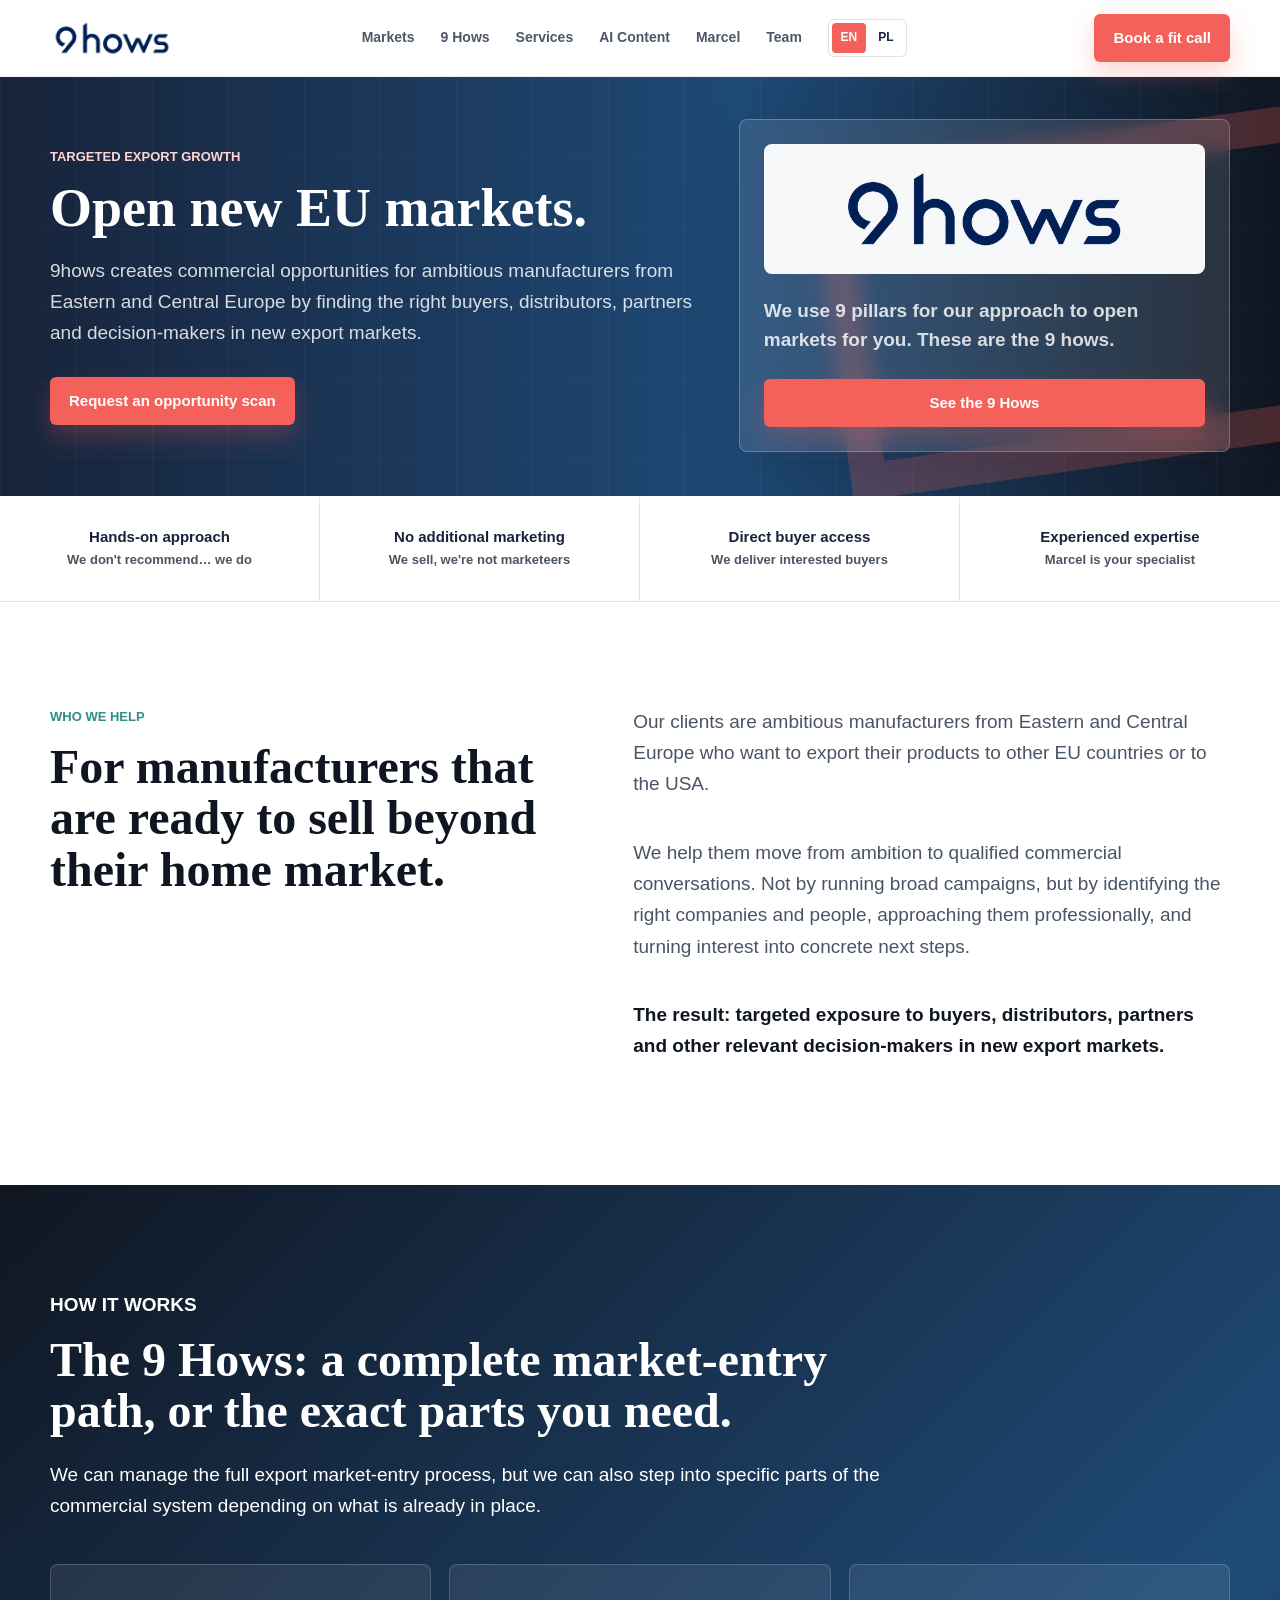
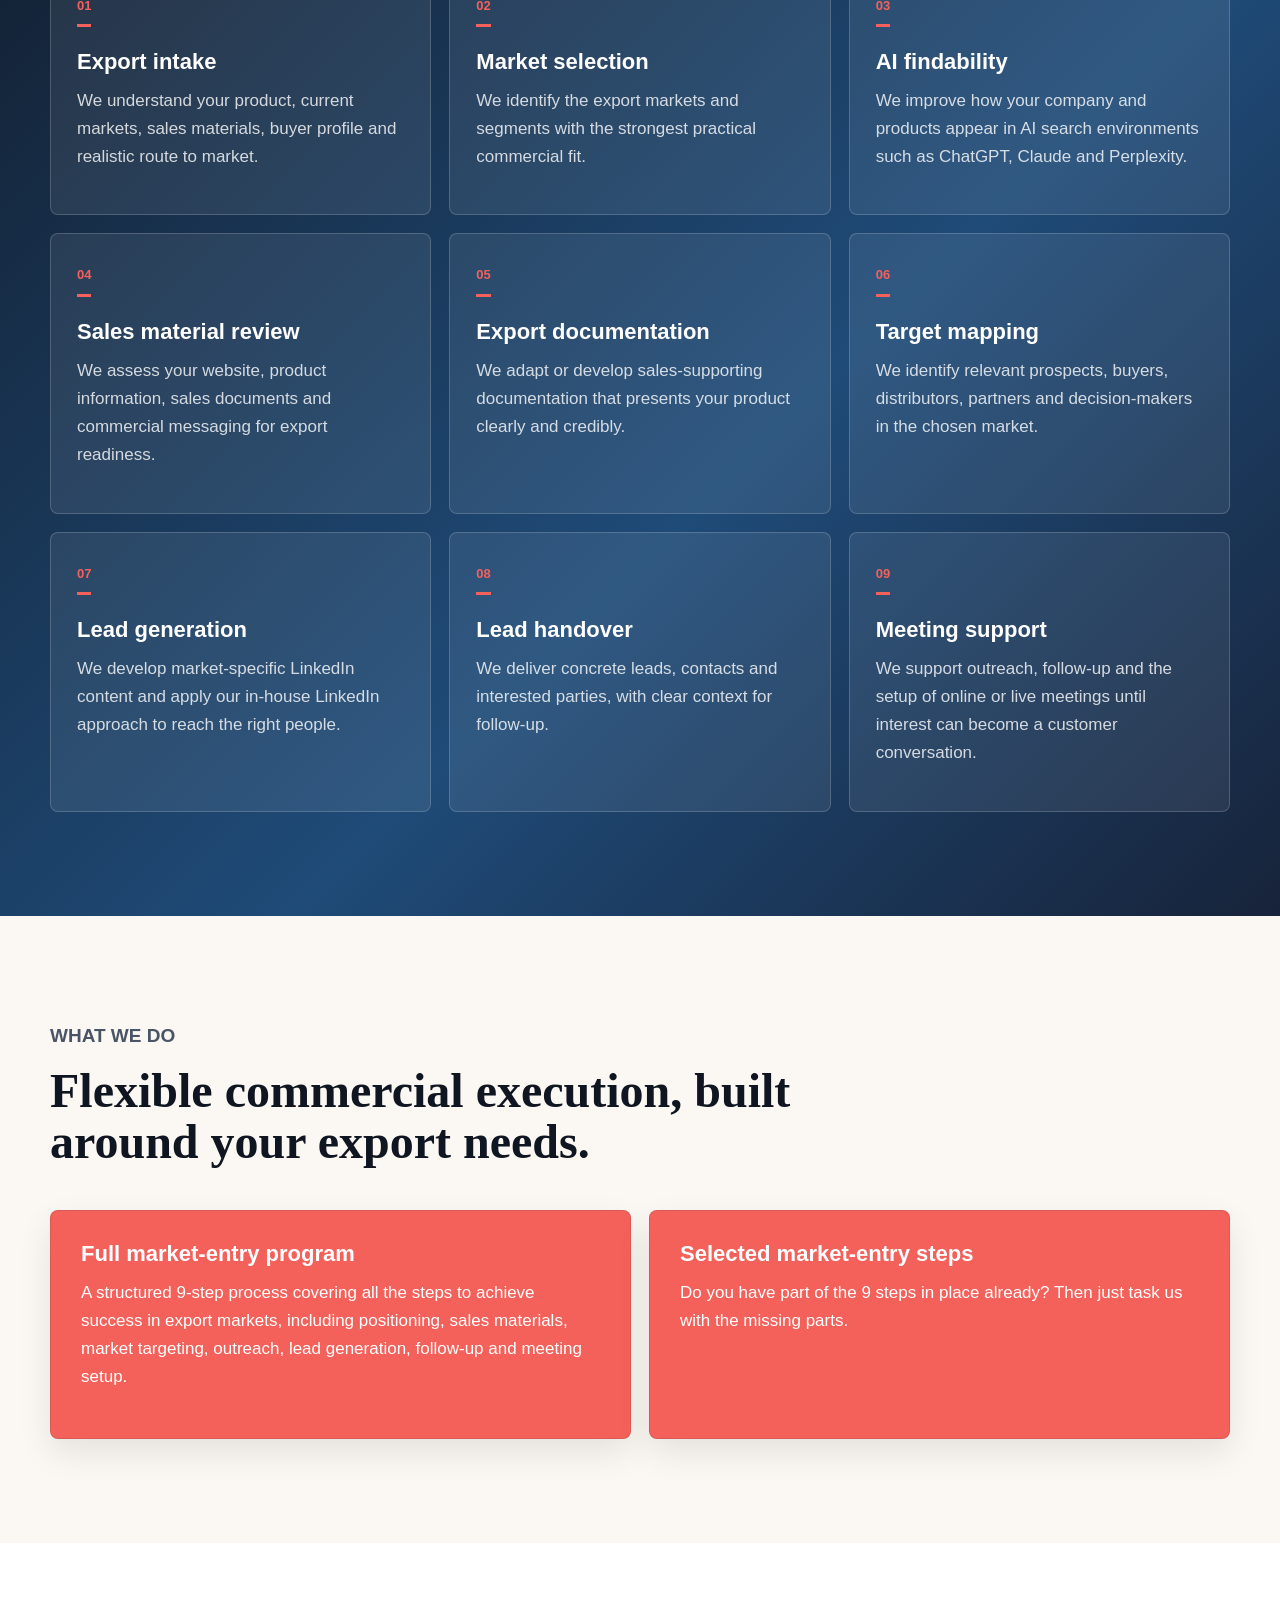
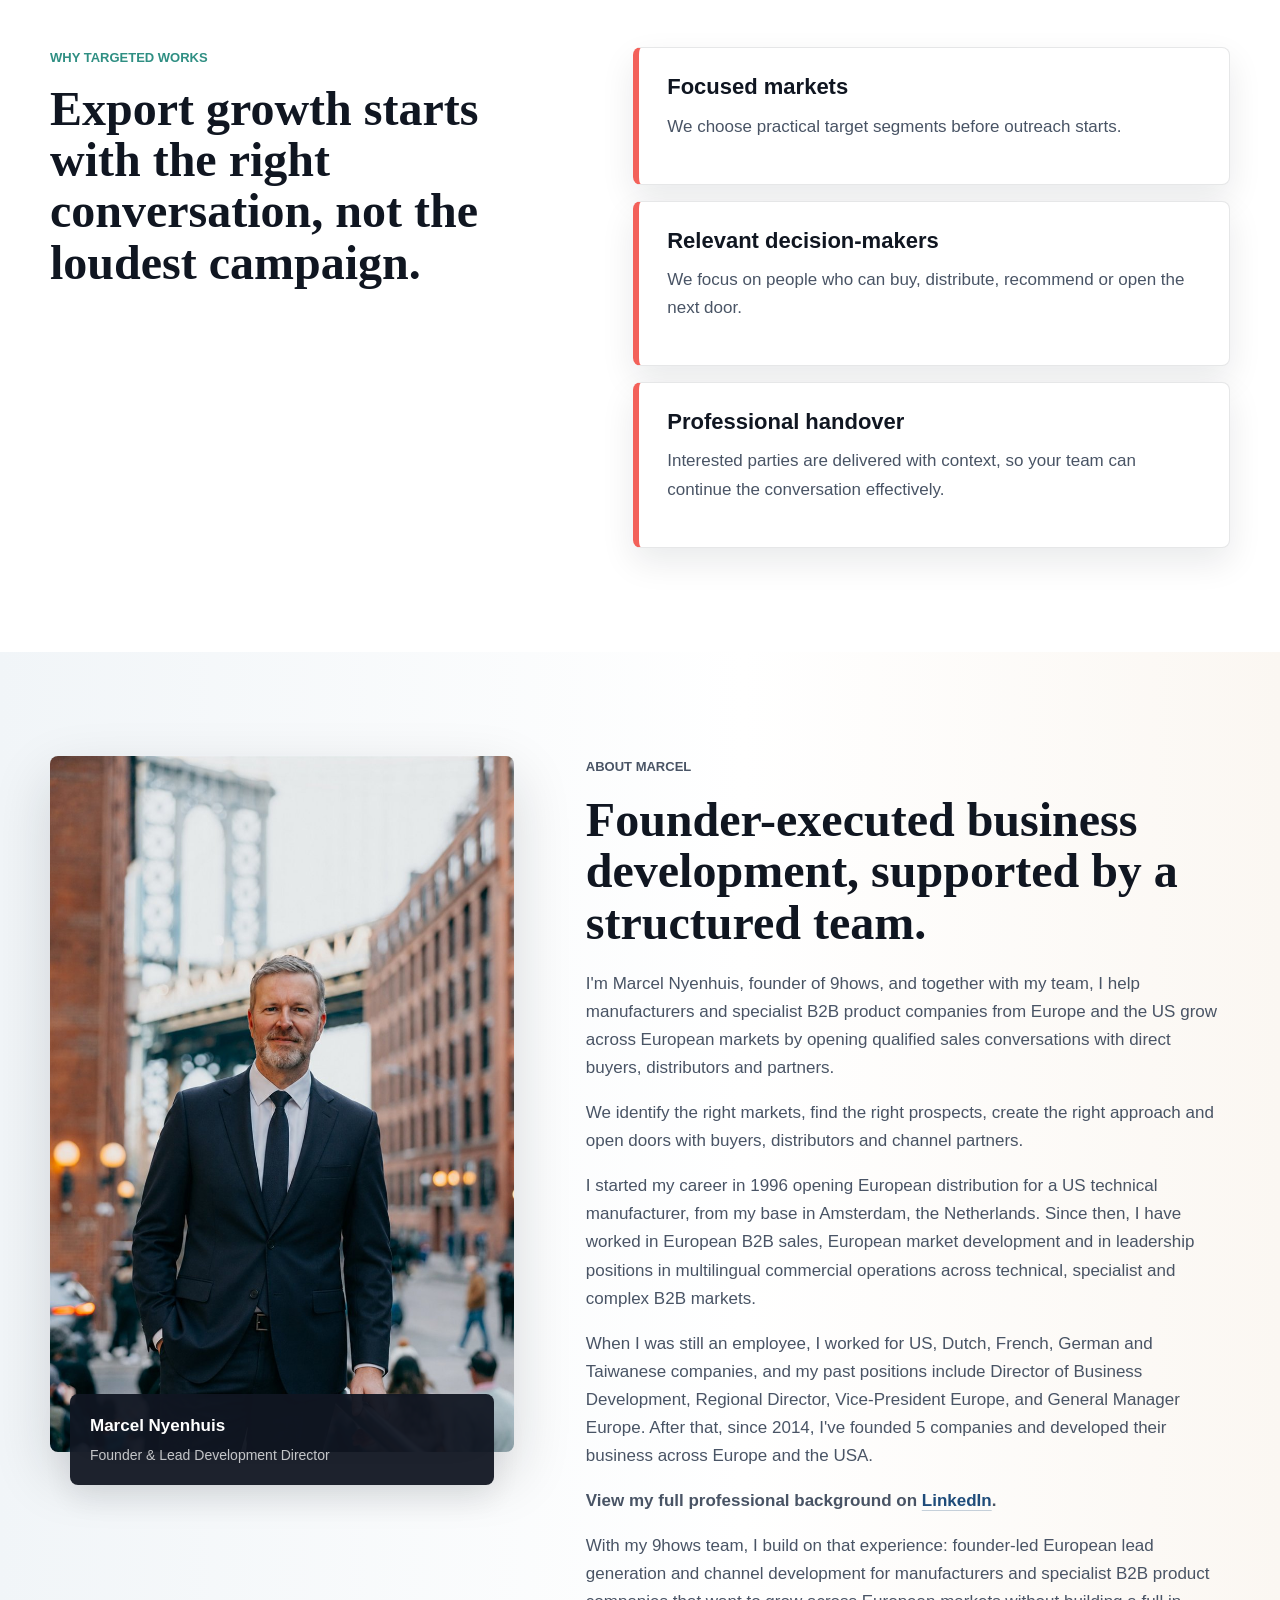
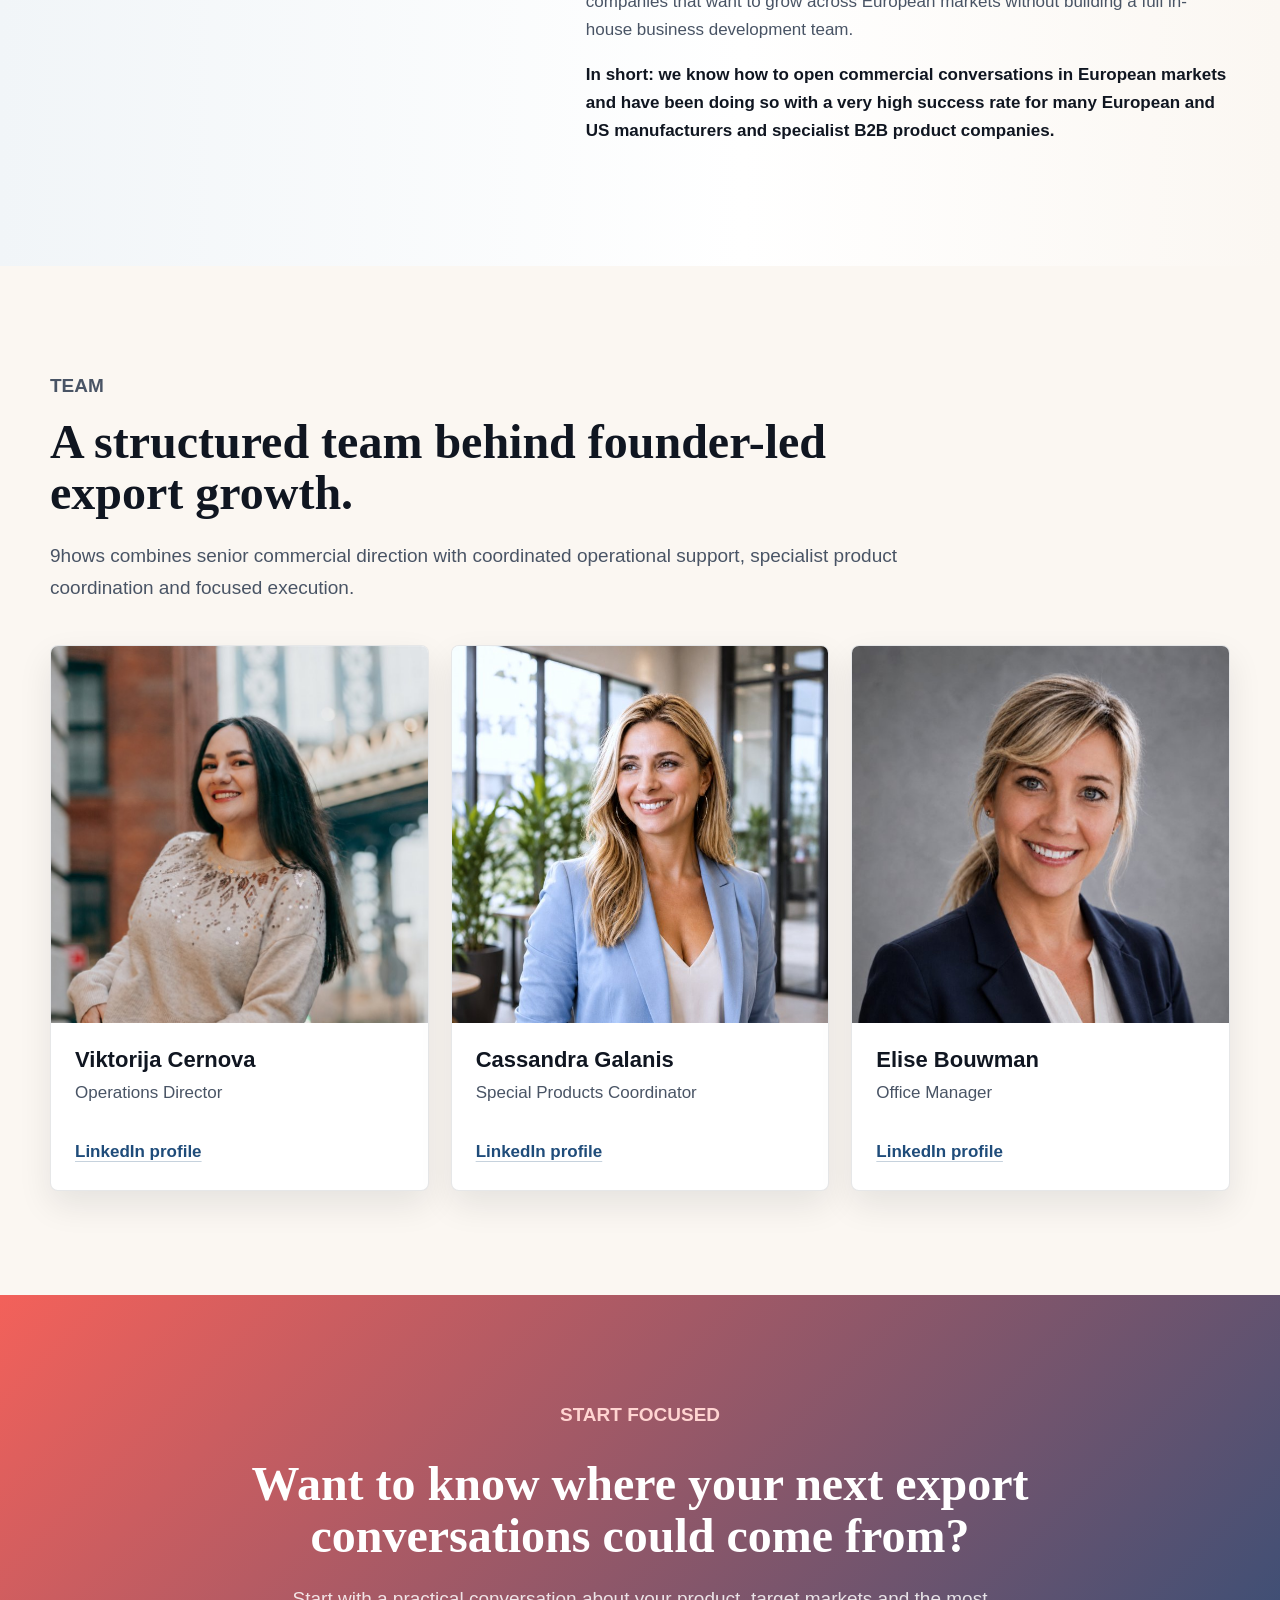
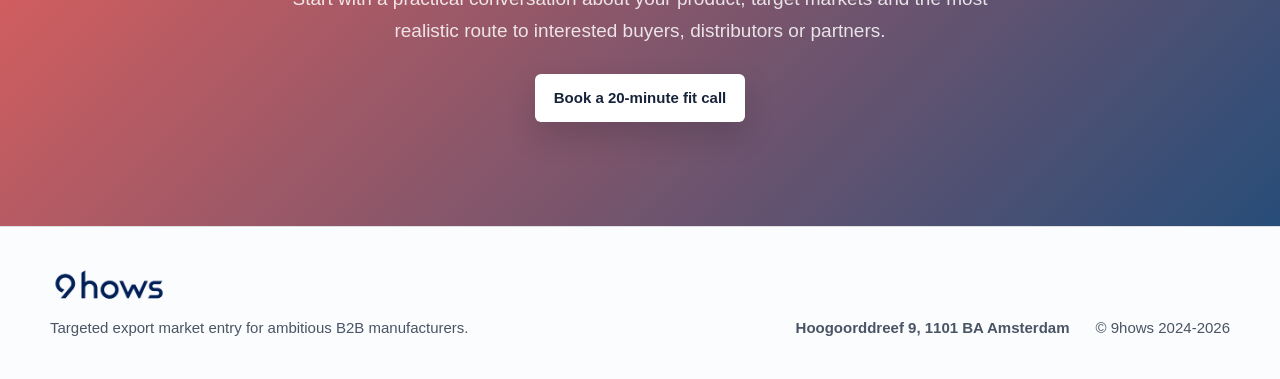
<file: index.html>
<!doctype html>
<html lang="en">
  <head>
    <meta charset="utf-8">
    <meta name="viewport" content="width=device-width, initial-scale=1">
    <title>9hows | Export Market Entry for B2B Manufacturers</title>
    <meta name="description" content="Targeted export market entry for ambitious manufacturers from Eastern and Central Europe entering EU and USA markets.">
    <link rel="canonical" href="https://www.9hows.nl/">
    <link rel="alternate" hreflang="en" href="https://www.9hows.nl/">
    <link rel="alternate" hreflang="pl" href="https://www.9hows.nl/pl/">
    <link rel="alternate" hreflang="x-default" href="https://www.9hows.nl/">
    <link rel="icon" type="image/png" href="assets/favicon.png">
    <link rel="apple-touch-icon" href="assets/favicon.png">
    <link rel="stylesheet" href="styles.css">
    <script async src="https://www.googletagmanager.com/gtag/js?id=G-Q279GV0HK6"></script>
    <script>
      window.dataLayer = window.dataLayer || [];
      function gtag(){dataLayer.push(arguments);}
      gtag("js", new Date());
      gtag("config", "G-Q279GV0HK6");
    </script>
  </head>
  <body>
    <header class="site-header" id="top">
      <a class="brand" href="#top" aria-label="9hows home">
        <img src="assets/logo-9hows.png" alt="9hows">
      </a>
      <nav class="nav" aria-label="Main navigation">
        <a class="nav-link" href="#markets">Markets</a>
        <a class="nav-link" href="#method">9 Hows</a>
        <a class="nav-link" href="#services">Services</a>
        <a class="nav-link" href="/ai-discoverable-content/">AI Content</a>
        <a class="nav-link" href="#founder">Marcel</a>
        <a class="nav-link" href="#team">Team</a>
        <span class="language-switcher" aria-label="Language selection">
          <a class="active" href="/" aria-current="page">EN</a>
          <a href="/pl/">PL</a>
        </span>
      </nav>
      <a class="header-cta" href="mailto:hello@9hows.com?subject=Export%20market%20entry%20call">Book a fit call</a>
    </header>

    <main>
      <section class="hero">
        <div class="hero-copy">
          <p class="eyebrow">Targeted export growth</p>
          <h1>Open new EU markets.</h1>
          <p class="lead">
            9hows creates commercial opportunities for ambitious manufacturers from Eastern and Central Europe by finding the right buyers, distributors, partners and decision-makers in new export markets.
          </p>
          <div class="actions">
            <a class="button primary" href="mailto:hello@9hows.com?subject=Export%20opportunity%20scan">Request an opportunity scan</a>
          </div>
        </div>

        <div class="hero-board" aria-label="9hows export focus">
          <div class="board-logo">
            <img src="assets/logo-9hows.png" alt="9hows">
          </div>
          <p class="board-intro">We use 9 pillars for our approach to open markets for you. These are the 9 hows.</p>
          <a class="button primary board-button" href="#method">See the 9 Hows</a>
        </div>
      </section>

      <section class="proof-strip" aria-label="9hows focus areas">
        <span>
          <strong>Hands-on approach</strong>
          <small>We don't recommend&hellip; we do</small>
        </span>
        <span>
          <strong>No additional marketing</strong>
          <small>We sell, we're not marketeers</small>
        </span>
        <span>
          <strong>Direct buyer access</strong>
          <small>We deliver interested buyers</small>
        </span>
        <span>
          <strong>Experienced expertise</strong>
          <small>Marcel is your specialist</small>
        </span>
      </section>

      <section class="section split" id="markets">
        <div class="section-kicker">
          <p class="eyebrow">Who we help</p>
          <h2>For manufacturers that are ready to sell beyond their home market.</h2>
        </div>
        <div class="text-stack">
          <p>
            Our clients are ambitious manufacturers from Eastern and Central Europe who want to export their products to other EU countries or to the USA.
          </p>
          <p>
            We help them move from ambition to qualified commercial conversations. Not by running broad campaigns, but by identifying the right companies and people, approaching them professionally, and turning interest into concrete next steps.
          </p>
          <p class="strong-line">
            The result: targeted exposure to buyers, distributors, partners and other relevant decision-makers in new export markets.
          </p>
        </div>
      </section>

      <section class="section dark-band" id="method">
        <div class="section-heading">
          <p class="eyebrow">How it works</p>
          <h2>The 9 Hows: a complete market-entry path, or the exact parts you need.</h2>
          <p>
            We can manage the full export market-entry process, but we can also step into specific parts of the commercial system depending on what is already in place.
          </p>
        </div>
        <div class="steps">
          <article class="step">
            <span>01</span>
            <h3>Export intake</h3>
            <p>We understand your product, current markets, sales materials, buyer profile and realistic route to market.</p>
          </article>
          <article class="step">
            <span>02</span>
            <h3>Market selection</h3>
            <p>We identify the export markets and segments with the strongest practical commercial fit.</p>
          </article>
          <a class="step step-link" href="/ai-discoverable-content/" aria-label="Learn more about AI-discoverable content">
            <span>03</span>
            <h3>AI findability</h3>
            <p>We improve how your company and products appear in AI search environments such as ChatGPT, Claude and Perplexity.</p>
          </a>
          <article class="step">
            <span>04</span>
            <h3>Sales material review</h3>
            <p>We assess your website, product information, sales documents and commercial messaging for export readiness.</p>
          </article>
          <article class="step">
            <span>05</span>
            <h3>Export documentation</h3>
            <p>We adapt or develop sales-supporting documentation that presents your product clearly and credibly.</p>
          </article>
          <article class="step">
            <span>06</span>
            <h3>Target mapping</h3>
            <p>We identify relevant prospects, buyers, distributors, partners and decision-makers in the chosen market.</p>
          </article>
          <article class="step">
            <span>07</span>
            <h3>Lead generation</h3>
            <p>We develop market-specific LinkedIn content and apply our in-house LinkedIn approach to reach the right people.</p>
          </article>
          <article class="step">
            <span>08</span>
            <h3>Lead handover</h3>
            <p>We deliver concrete leads, contacts and interested parties, with clear context for follow-up.</p>
          </article>
          <article class="step">
            <span>09</span>
            <h3>Meeting support</h3>
            <p>We support outreach, follow-up and the setup of online or live meetings until interest can become a customer conversation.</p>
          </article>
        </div>
      </section>

      <section class="section services-band" id="services">
        <div class="section-heading">
          <p class="eyebrow">What we do</p>
          <h2>Flexible commercial execution, built around your export needs.</h2>
        </div>
        <div class="service-grid">
          <article class="service primary-service">
            <h3>Full market-entry program</h3>
            <p>
              A structured 9-step process covering all the steps to achieve success in export markets, including positioning, sales materials, market targeting, outreach, lead generation, follow-up and meeting setup.
            </p>
          </article>
          <article class="service primary-service">
            <h3>Selected market-entry steps</h3>
            <p>Do you have part of the 9 steps in place already? Then just task us with the missing parts.</p>
          </article>
        </div>
      </section>

      <section class="section split accent-panel">
        <div class="section-kicker">
          <p class="eyebrow">Why targeted works</p>
          <h2>Export growth starts with the right conversation, not the loudest campaign.</h2>
        </div>
        <div class="reason-list">
          <article>
            <h3>Focused markets</h3>
            <p>We choose practical target segments before outreach starts.</p>
          </article>
          <article>
            <h3>Relevant decision-makers</h3>
            <p>We focus on people who can buy, distribute, recommend or open the next door.</p>
          </article>
          <article>
            <h3>Professional handover</h3>
            <p>Interested parties are delivered with context, so your team can continue the conversation effectively.</p>
          </article>
        </div>
      </section>

      <section class="section founder-section" id="founder">
        <div class="founder-photo">
          <img src="assets/founder-marcel.jpg" alt="Marcel Nyenhuis, founder of 9hows">
          <div class="caption">
            <strong>Marcel Nyenhuis</strong>
            <span>Founder & Lead Development Director</span>
          </div>
        </div>
        <div class="founder-copy">
          <p class="eyebrow">About Marcel</p>
          <h2>Founder-executed business development, supported by a structured team.</h2>
          <p>
            I'm Marcel Nyenhuis, founder of 9hows, and together with my team, I help manufacturers and specialist B2B product companies from Europe and the US grow across European markets by opening qualified sales conversations with direct buyers, distributors and partners.
          </p>
          <p>
            We identify the right markets, find the right prospects, create the right approach and open doors with buyers, distributors and channel partners.
          </p>
          <p>
            I started my career in 1996 opening European distribution for a US technical manufacturer, from my base in Amsterdam, the Netherlands. Since then, I have worked in European B2B sales, European market development and in leadership positions in multilingual commercial operations across technical, specialist and complex B2B markets.
          </p>
          <p>
            When I was still an employee, I worked for US, Dutch, French, German and Taiwanese companies, and my past positions include Director of Business Development, Regional Director, Vice-President Europe, and General Manager Europe. After that, since 2014, I've founded 5 companies and developed their business across Europe and the USA.
          </p>
          <p>
            <strong>View my full professional background on <a href="https://www.linkedin.com/in/marcel-nyenhuis-rwa" target="_blank" rel="noreferrer">LinkedIn</a>.</strong>
          </p>
          <p>
            With my 9hows team, I build on that experience: founder-led European lead generation and channel development for manufacturers and specialist B2B product companies that want to grow across European markets without building a full in-house business development team.
          </p>
          <p class="strong-line">
            In short: we know how to open commercial conversations in European markets and have been doing so with a very high success rate for many European and US manufacturers and specialist B2B product companies.
          </p>
        </div>
      </section>

      <section class="section team-section" id="team">
        <div class="section-heading">
          <p class="eyebrow">Team</p>
          <h2>A structured team behind founder-led export growth.</h2>
          <p>
            9hows combines senior commercial direction with coordinated operational support, specialist product coordination and focused execution.
          </p>
        </div>
        <div class="team-grid">
          <article class="team-card">
            <img src="assets/team-viktorija.jpg" alt="Viktorija Cernova">
            <div>
              <h3>Viktorija Cernova</h3>
              <p>Operations Director</p>
              <a href="https://www.linkedin.com/in/viktorija-cernova-005199187/" target="_blank" rel="noreferrer">LinkedIn profile</a>
            </div>
          </article>
          <article class="team-card">
            <img src="assets/team-cassandra.jpg" alt="Cassandra Galanis">
            <div>
              <h3>Cassandra Galanis</h3>
              <p>Special Products Coordinator</p>
              <a href="https://www.linkedin.com/in/cassandra-galanis-ams/" target="_blank" rel="noreferrer">LinkedIn profile</a>
            </div>
          </article>
          <article class="team-card">
            <img src="assets/team-elise.jpg" alt="Elise Bouwman">
            <div>
              <h3>Elise Bouwman</h3>
              <p>Office Manager</p>
              <a href="https://www.linkedin.com/in/elise-bouwman-566041217/" target="_blank" rel="noreferrer">LinkedIn profile</a>
            </div>
          </article>
        </div>
      </section>

      <section class="section final-cta" id="contact">
        <p class="eyebrow">Start focused</p>
        <h2>Want to know where your next export conversations could come from?</h2>
        <p>
          Start with a practical conversation about your product, target markets and the most realistic route to interested buyers, distributors or partners.
        </p>
        <a class="button primary" href="mailto:hello@9hows.com?subject=20-minute%20export%20fit%20call">Book a 20-minute fit call</a>
      </section>
    </main>

    <footer class="footer">
      <div>
        <img src="assets/logo-9hows.png" alt="9hows">
        <p>Targeted export market entry for ambitious B2B manufacturers.</p>
      </div>
      <address>Hoogoorddreef 9, 1101 BA Amsterdam</address>
      <p>&copy; 9hows 2024-2026</p>
    </footer>
  </body>
</html>
</file>
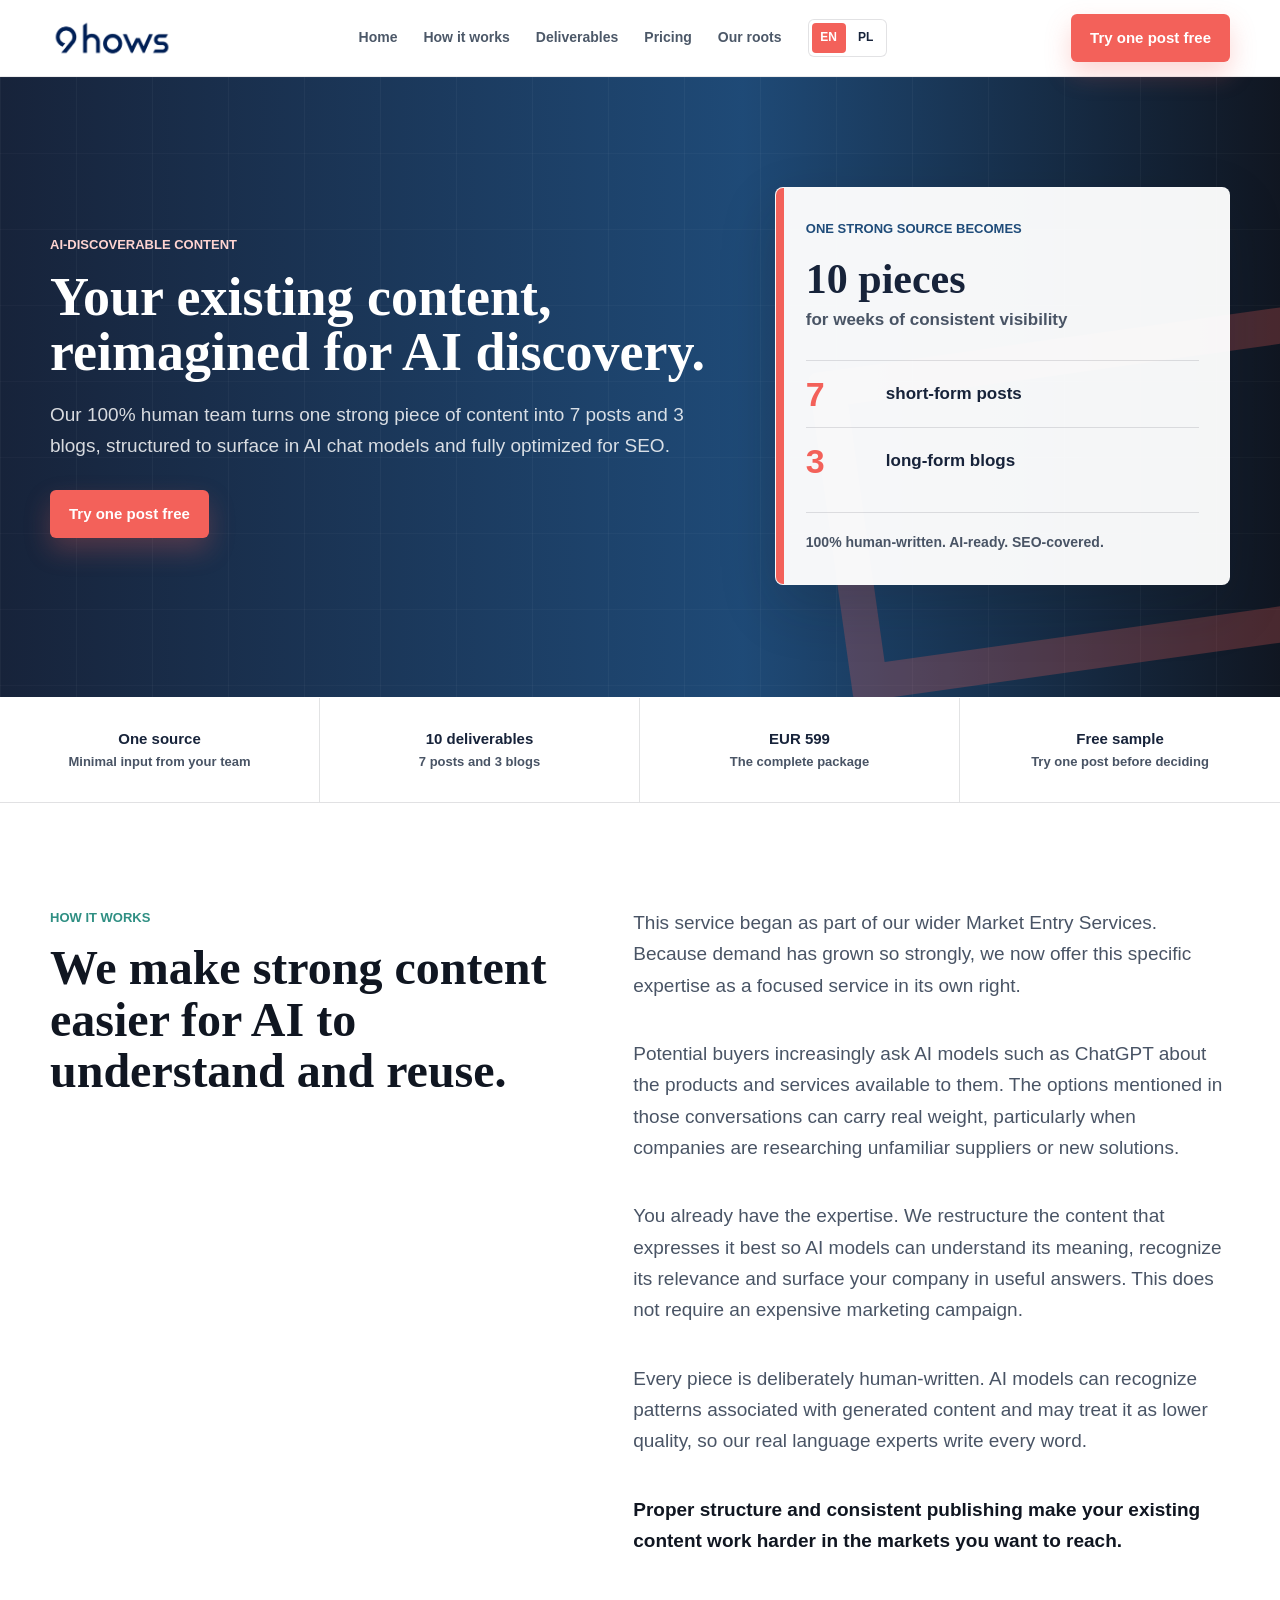
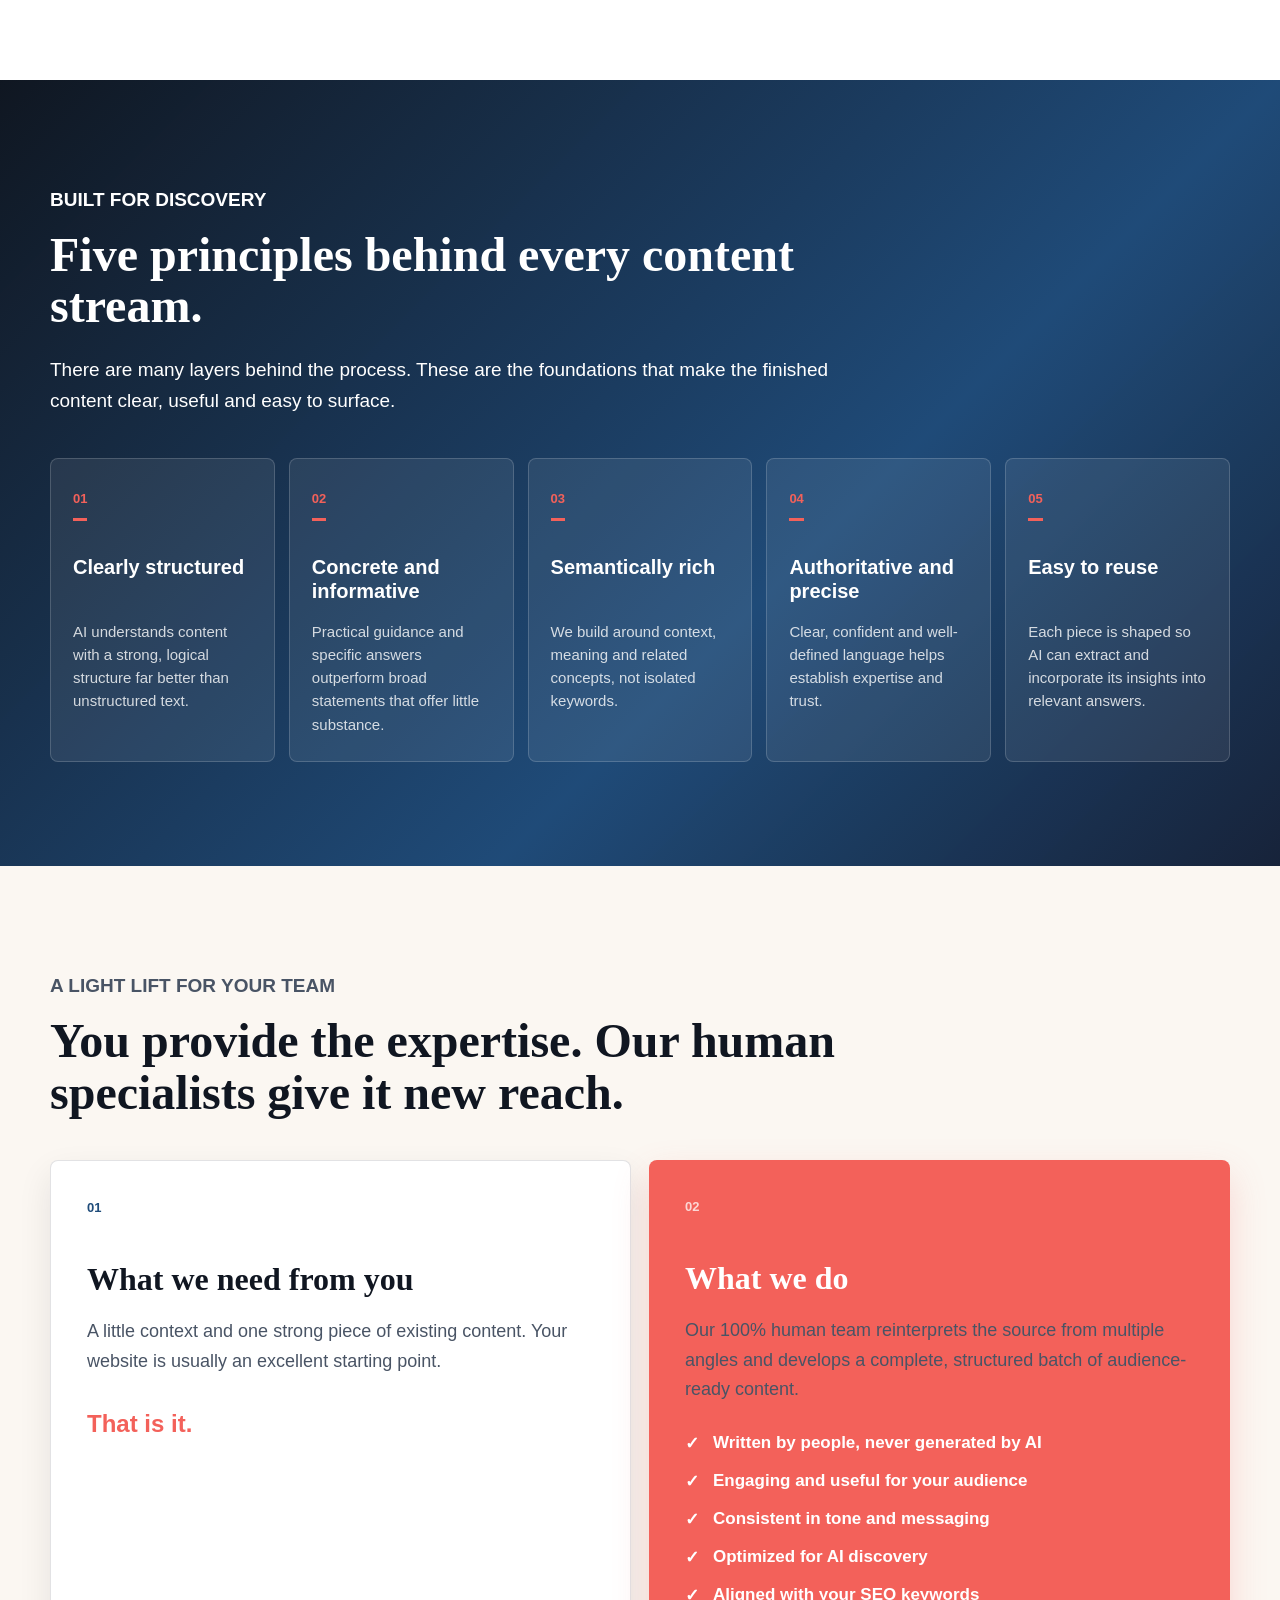
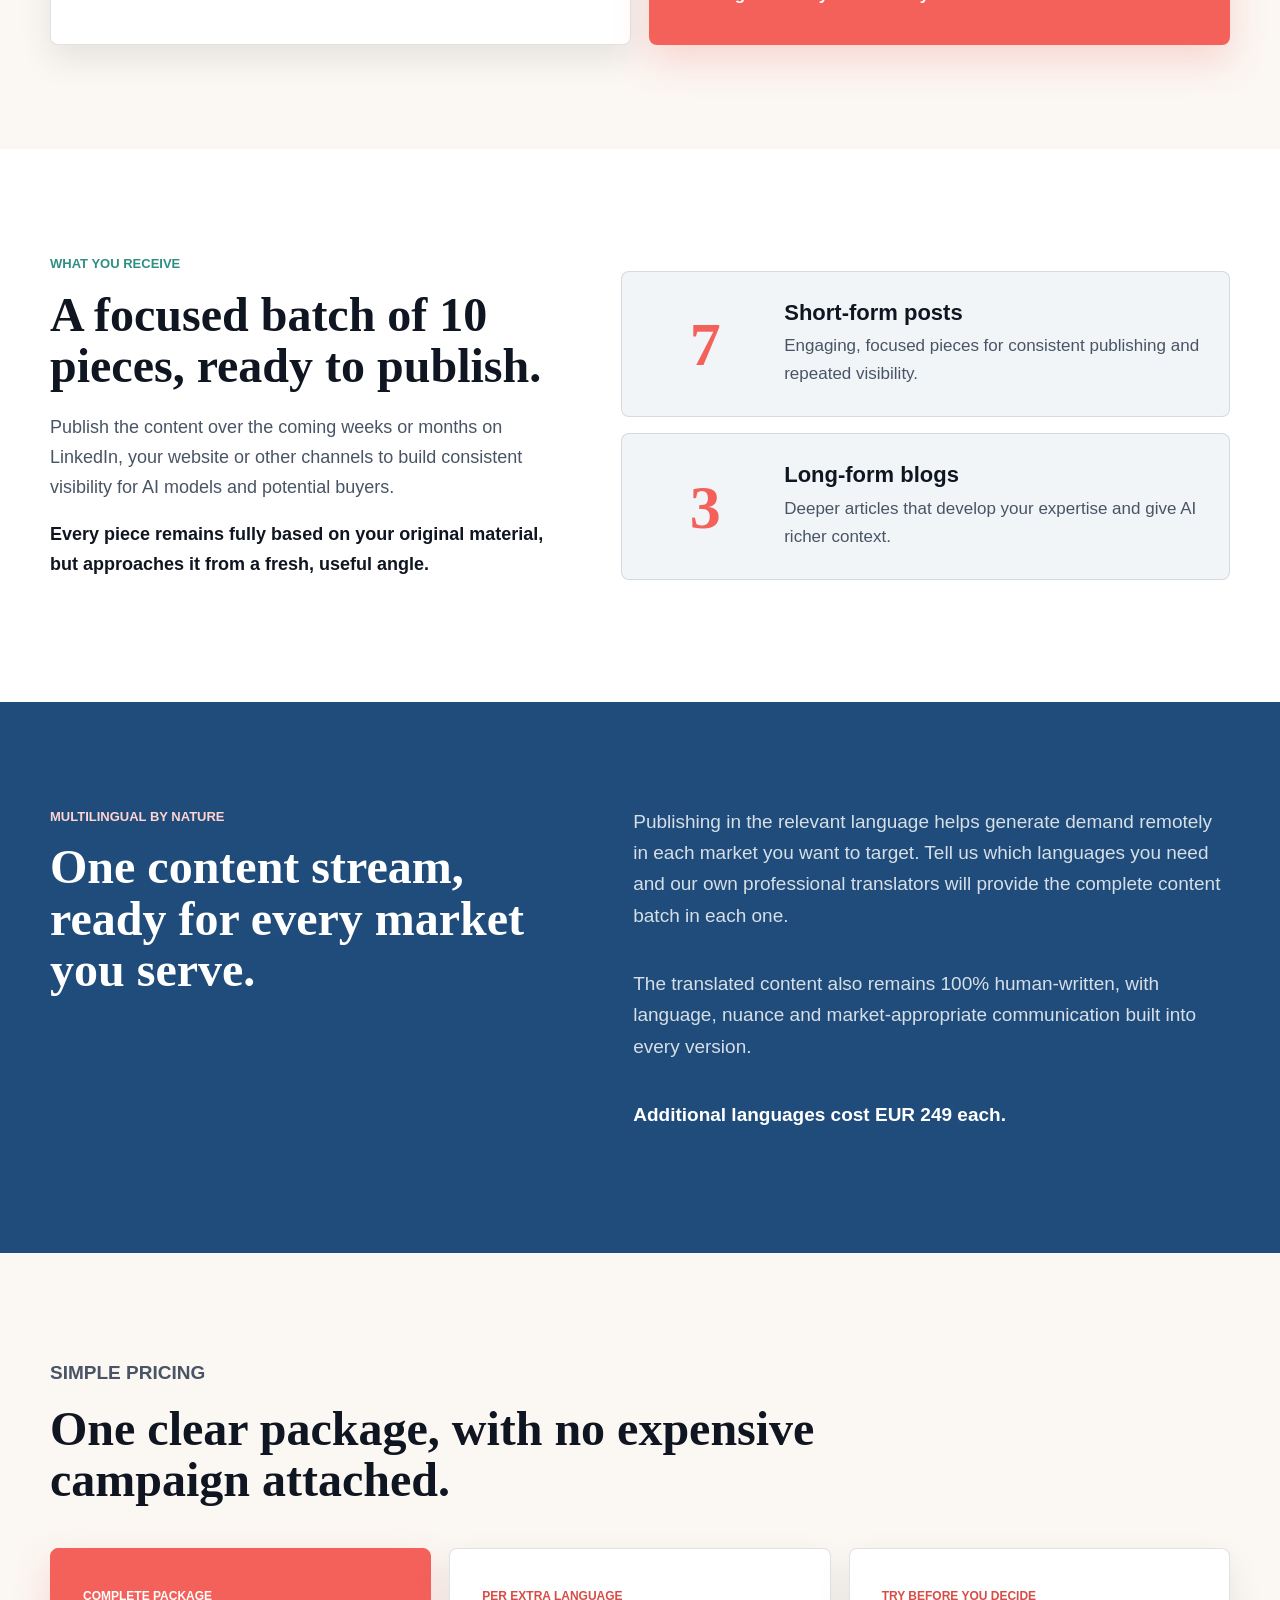
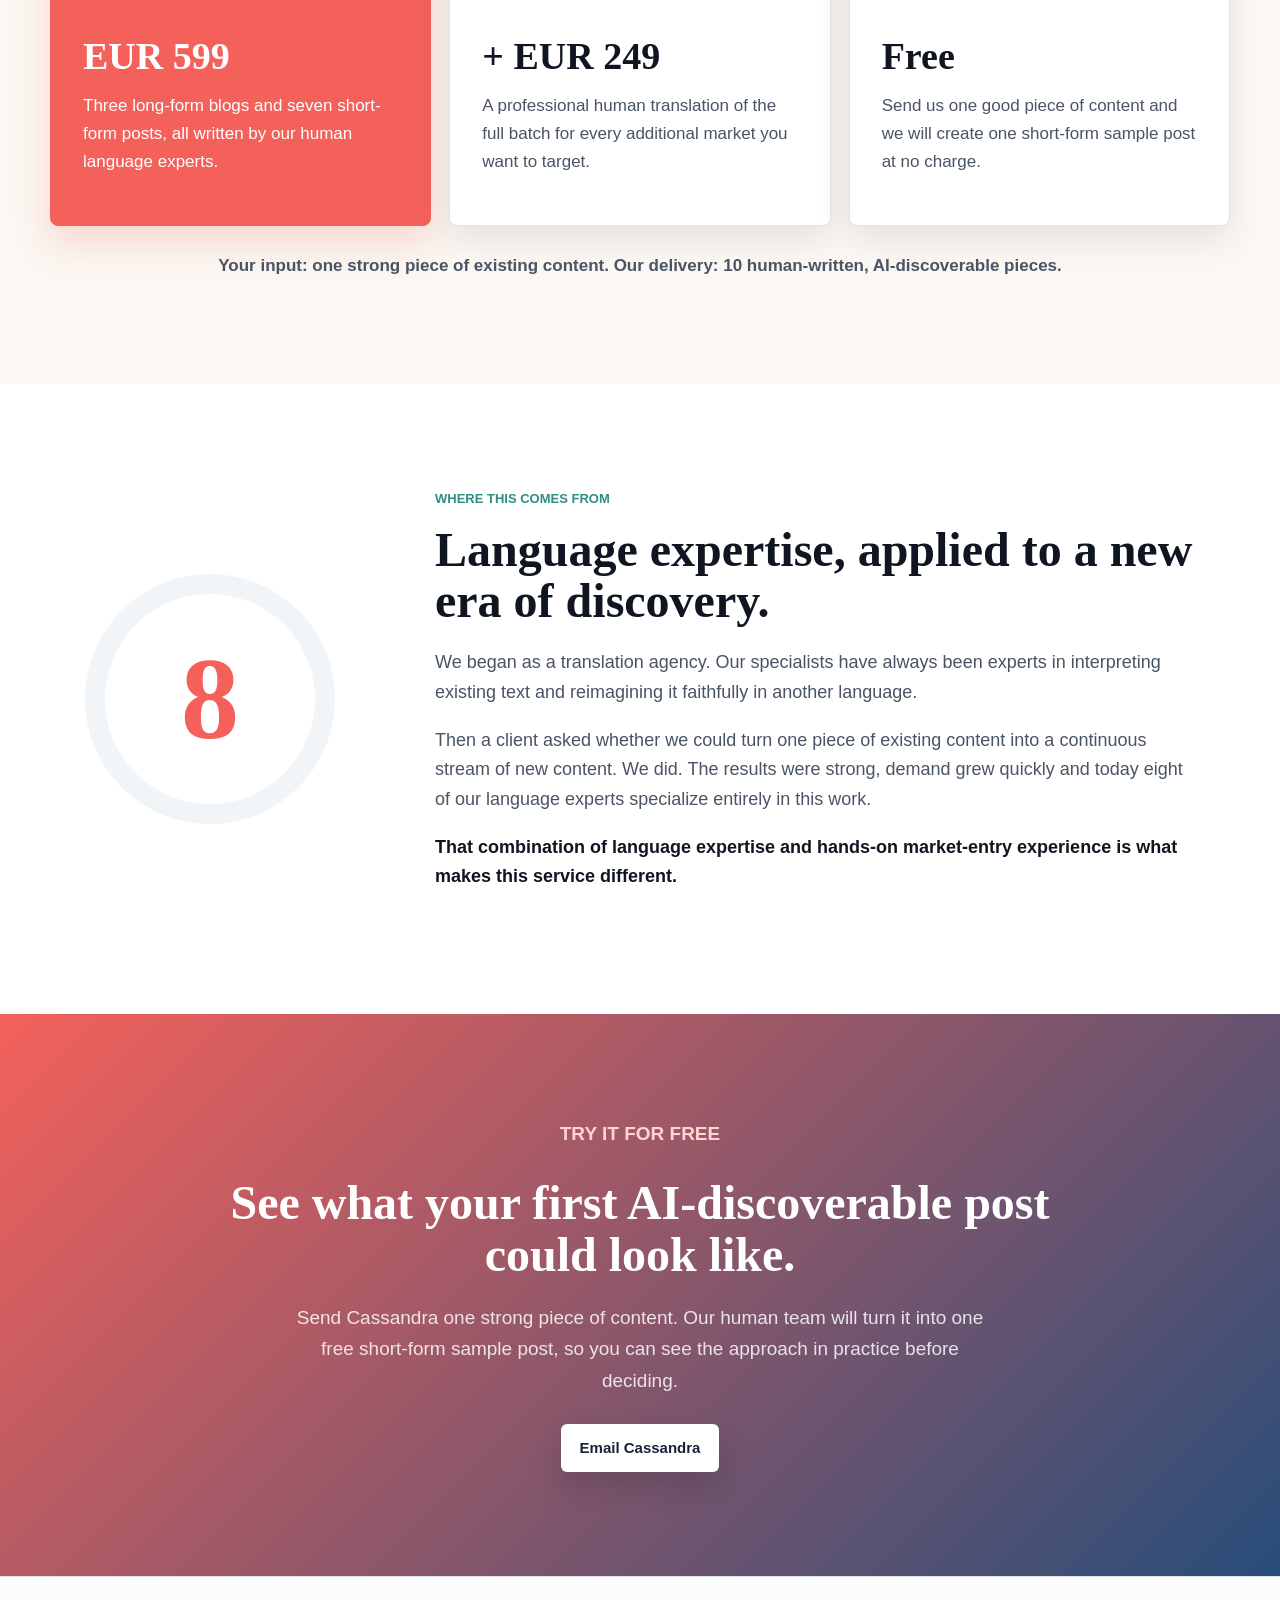
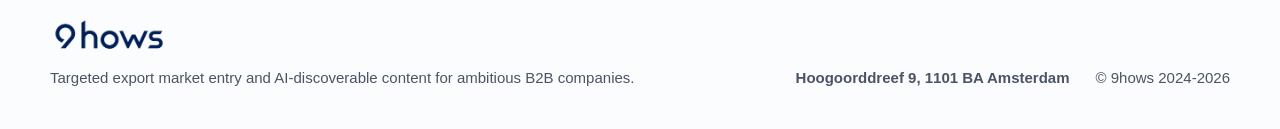
<file: ai-discoverable-content/index.html>
<!doctype html>
<html lang="en">
  <head>
    <meta charset="utf-8">
    <meta name="viewport" content="width=device-width, initial-scale=1">
    <title>AI-Discoverable Content | 9hows</title>
    <meta name="description" content="Turn one strong piece of existing content into 7 posts and 3 blogs, written by human language experts and structured for AI discovery. Full package: EUR 599.">
    <link rel="canonical" href="https://www.9hows.nl/ai-discoverable-content/">
    <link rel="alternate" hreflang="en" href="https://www.9hows.nl/ai-discoverable-content/">
    <link rel="alternate" hreflang="x-default" href="https://www.9hows.nl/ai-discoverable-content/">
    <link rel="icon" type="image/png" href="../assets/favicon.png">
    <link rel="apple-touch-icon" href="../assets/favicon.png">
    <link rel="stylesheet" href="../styles.css">
    <script async src="https://www.googletagmanager.com/gtag/js?id=G-Q279GV0HK6"></script>
    <script>
      window.dataLayer = window.dataLayer || [];
      function gtag(){dataLayer.push(arguments);}
      gtag("js", new Date());
      gtag("config", "G-Q279GV0HK6");
    </script>
  </head>
  <body>
    <header class="site-header" id="top">
      <a class="brand" href="/" aria-label="9hows home">
        <img src="../assets/logo-9hows.png" alt="9hows">
      </a>
      <nav class="nav" aria-label="Main navigation">
        <a class="nav-link" href="/">Home</a>
        <a class="nav-link" href="#how-it-works">How it works</a>
        <a class="nav-link" href="#deliverables">Deliverables</a>
        <a class="nav-link" href="#pricing">Pricing</a>
        <a class="nav-link" href="#our-roots">Our roots</a>
        <span class="language-switcher" aria-label="Language selection">
          <a class="active" href="/ai-discoverable-content/" aria-current="page">EN</a>
          <a href="/pl/">PL</a>
        </span>
      </nav>
      <a class="header-cta" href="mailto:cassandra@9hows.com?subject=Free%20AI-discoverable%20sample%20post">Try one post free</a>
    </header>

    <main>
      <section class="hero content-hero">
        <div class="hero-copy">
          <p class="eyebrow">AI-discoverable content</p>
          <h1>Your existing content, reimagined for AI discovery.</h1>
          <p class="lead">
            Our 100% human team turns one strong piece of content into 7 posts and 3 blogs, structured to surface in AI chat models and fully optimized for SEO.
          </p>
          <div class="actions">
            <a class="button primary" href="mailto:cassandra@9hows.com?subject=Free%20AI-discoverable%20sample%20post">Try one post free</a>
          </div>
        </div>

        <div class="content-output" aria-label="AI-discoverable content package">
          <p class="output-label">One strong source becomes</p>
          <div class="output-total">
            <strong>10 pieces</strong>
            <span>for weeks of consistent visibility</span>
          </div>
          <div class="output-row">
            <strong>7</strong>
            <span>short-form posts</span>
          </div>
          <div class="output-row">
            <strong>3</strong>
            <span>long-form blogs</span>
          </div>
          <p class="output-note">100% human-written. AI-ready. SEO-covered.</p>
        </div>
      </section>

      <section class="proof-strip content-proof" aria-label="Service highlights">
        <span>
          <strong>One source</strong>
          <small>Minimal input from your team</small>
        </span>
        <span>
          <strong>10 deliverables</strong>
          <small>7 posts and 3 blogs</small>
        </span>
        <span>
          <strong>EUR 599</strong>
          <small>The complete package</small>
        </span>
        <span>
          <strong>Free sample</strong>
          <small>Try one post before deciding</small>
        </span>
      </section>

      <section class="section split content-intro" id="how-it-works">
        <div class="section-kicker">
          <p class="eyebrow">How it works</p>
          <h2>We make strong content easier for AI to understand and reuse.</h2>
        </div>
        <div class="text-stack">
          <p>
            This service began as part of our wider Market Entry Services. Because demand has grown so strongly, we now offer this specific expertise as a focused service in its own right.
          </p>
          <p>
            Potential buyers increasingly ask AI models such as ChatGPT about the products and services available to them. The options mentioned in those conversations can carry real weight, particularly when companies are researching unfamiliar suppliers or new solutions.
          </p>
          <p>
            You already have the expertise. We restructure the content that expresses it best so AI models can understand its meaning, recognize its relevance and surface your company in useful answers. This does not require an expensive marketing campaign.
          </p>
          <p>
            Every piece is deliberately human-written. AI models can recognize patterns associated with generated content and may treat it as lower quality, so our real language experts write every word.
          </p>
          <p class="strong-line">
            Proper structure and consistent publishing make your existing content work harder in the markets you want to reach.
          </p>
        </div>
      </section>

      <section class="section dark-band principles-section">
        <div class="section-heading">
          <p class="eyebrow">Built for discovery</p>
          <h2>Five principles behind every content stream.</h2>
          <p>
            There are many layers behind the process. These are the foundations that make the finished content clear, useful and easy to surface.
          </p>
        </div>
        <div class="principle-grid">
          <article class="principle">
            <span>01</span>
            <h3>Clearly structured</h3>
            <p>AI understands content with a strong, logical structure far better than unstructured text.</p>
          </article>
          <article class="principle">
            <span>02</span>
            <h3>Concrete and informative</h3>
            <p>Practical guidance and specific answers outperform broad statements that offer little substance.</p>
          </article>
          <article class="principle">
            <span>03</span>
            <h3>Semantically rich</h3>
            <p>We build around context, meaning and related concepts, not isolated keywords.</p>
          </article>
          <article class="principle">
            <span>04</span>
            <h3>Authoritative and precise</h3>
            <p>Clear, confident and well-defined language helps establish expertise and trust.</p>
          </article>
          <article class="principle">
            <span>05</span>
            <h3>Easy to reuse</h3>
            <p>Each piece is shaped so AI can extract and incorporate its insights into relevant answers.</p>
          </article>
        </div>
      </section>

      <section class="section input-output-section">
        <div class="section-heading">
          <p class="eyebrow">A light lift for your team</p>
          <h2>You provide the expertise. Our human specialists give it new reach.</h2>
        </div>
        <div class="input-output-grid">
          <article class="io-panel input-panel">
            <p class="panel-number">01</p>
            <h3>What we need from you</h3>
            <p>A little context and one strong piece of existing content. Your website is usually an excellent starting point.</p>
            <p class="panel-emphasis">That is it.</p>
          </article>
          <article class="io-panel output-panel">
            <p class="panel-number">02</p>
            <h3>What we do</h3>
            <p>Our 100% human team reinterprets the source from multiple angles and develops a complete, structured batch of audience-ready content.</p>
            <ul class="check-list">
              <li>Written by people, never generated by AI</li>
              <li>Engaging and useful for your audience</li>
              <li>Consistent in tone and messaging</li>
              <li>Optimized for AI discovery</li>
              <li>Aligned with your SEO keywords</li>
            </ul>
          </article>
        </div>
      </section>

      <section class="section deliverables-section" id="deliverables">
        <div class="deliverables-copy">
          <p class="eyebrow">What you receive</p>
          <h2>A focused batch of 10 pieces, ready to publish.</h2>
          <p>
            Publish the content over the coming weeks or months on LinkedIn, your website or other channels to build consistent visibility for AI models and potential buyers.
          </p>
          <p class="strong-line">
            Every piece remains fully based on your original material, but approaches it from a fresh, useful angle.
          </p>
        </div>
        <div class="deliverables-list">
          <article>
            <strong>7</strong>
            <div>
              <h3>Short-form posts</h3>
              <p>Engaging, focused pieces for consistent publishing and repeated visibility.</p>
            </div>
          </article>
          <article>
            <strong>3</strong>
            <div>
              <h3>Long-form blogs</h3>
              <p>Deeper articles that develop your expertise and give AI richer context.</p>
            </div>
          </article>
        </div>
      </section>

      <section class="section split multilingual-section">
        <div class="section-kicker">
          <p class="eyebrow">Multilingual by nature</p>
          <h2>One content stream, ready for every market you serve.</h2>
        </div>
        <div class="text-stack">
          <p>
            Publishing in the relevant language helps generate demand remotely in each market you want to target. Tell us which languages you need and our own professional translators will provide the complete content batch in each one.
          </p>
          <p>
            The translated content also remains 100% human-written, with language, nuance and market-appropriate communication built into every version.
          </p>
          <p class="strong-line">Additional languages cost EUR 249 each.</p>
        </div>
      </section>

      <section class="section working-model pricing-section" id="pricing">
        <div class="section-heading">
          <p class="eyebrow">Simple pricing</p>
          <h2>One clear package, with no expensive campaign attached.</h2>
        </div>
        <div class="model-grid pricing-grid">
          <article class="featured-price">
            <span>Complete package</span>
            <h3>EUR 599</h3>
            <p>Three long-form blogs and seven short-form posts, all written by our human language experts.</p>
          </article>
          <article>
            <span>Per extra language</span>
            <h3>+ EUR 249</h3>
            <p>A professional human translation of the full batch for every additional market you want to target.</p>
          </article>
          <article>
            <span>Try before you decide</span>
            <h3>Free</h3>
            <p>Send us one good piece of content and we will create one short-form sample post at no charge.</p>
          </article>
        </div>
        <p class="fee-note">Your input: one strong piece of existing content. Our delivery: 10 human-written, AI-discoverable pieces.</p>
      </section>

      <section class="section origin-section" id="our-roots">
        <div class="origin-mark" aria-hidden="true">8</div>
        <div class="origin-copy">
          <p class="eyebrow">Where this comes from</p>
          <h2>Language expertise, applied to a new era of discovery.</h2>
          <p>
            We began as a translation agency. Our specialists have always been experts in interpreting existing text and reimagining it faithfully in another language.
          </p>
          <p>
            Then a client asked whether we could turn one piece of existing content into a continuous stream of new content. We did. The results were strong, demand grew quickly and today eight of our language experts specialize entirely in this work.
          </p>
          <p class="strong-line">
            That combination of language expertise and hands-on market-entry experience is what makes this service different.
          </p>
        </div>
      </section>

      <section class="section final-cta">
        <p class="eyebrow">Try it for free</p>
        <h2>See what your first AI-discoverable post could look like.</h2>
        <p>
          Send Cassandra one strong piece of content. Our human team will turn it into one free short-form sample post, so you can see the approach in practice before deciding.
        </p>
        <a class="button primary" href="mailto:cassandra@9hows.com?subject=Free%20AI-discoverable%20sample%20post">Email Cassandra</a>
      </section>
    </main>

    <footer class="footer">
      <div>
        <a href="/" aria-label="9hows home"><img src="../assets/logo-9hows.png" alt="9hows"></a>
        <p>Targeted export market entry and AI-discoverable content for ambitious B2B companies.</p>
      </div>
      <address>Hoogoorddreef 9, 1101 BA Amsterdam</address>
      <p>&copy; 9hows 2024-2026</p>
    </footer>
  </body>
</html>
</file>
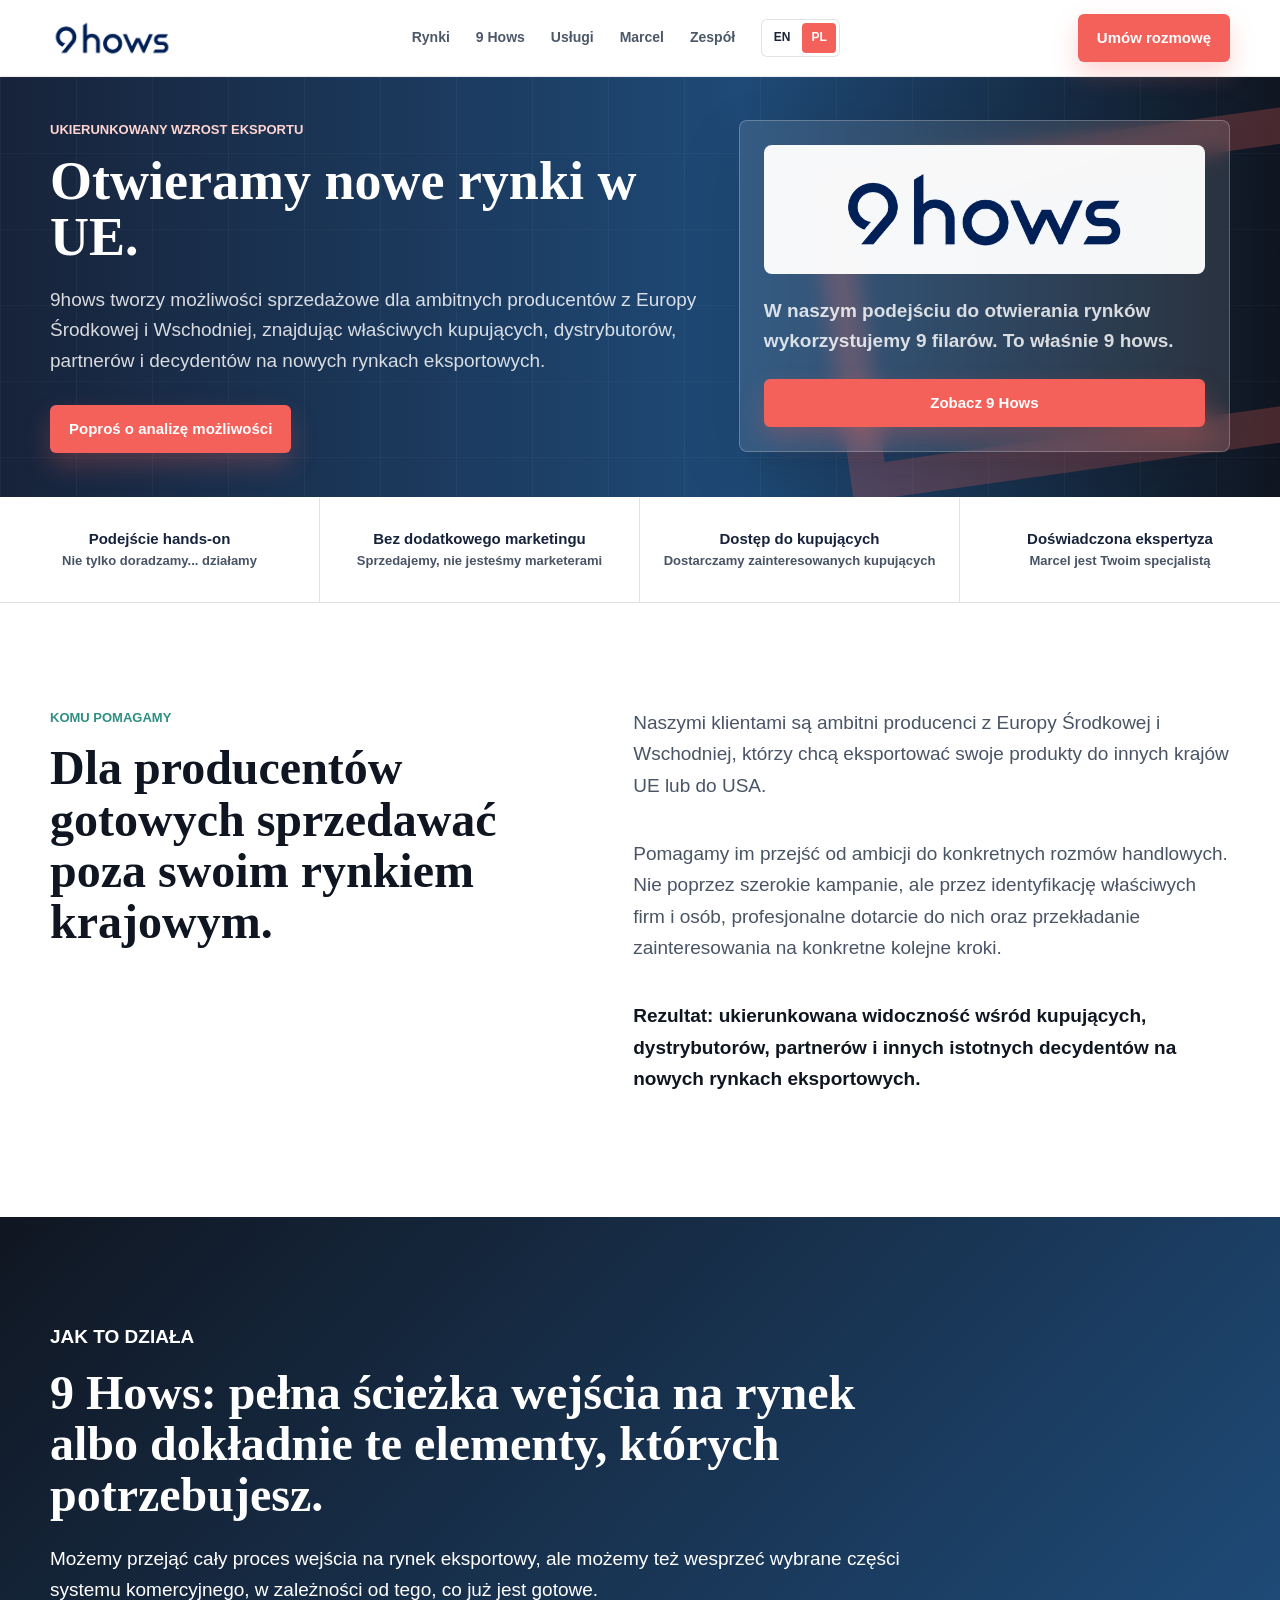
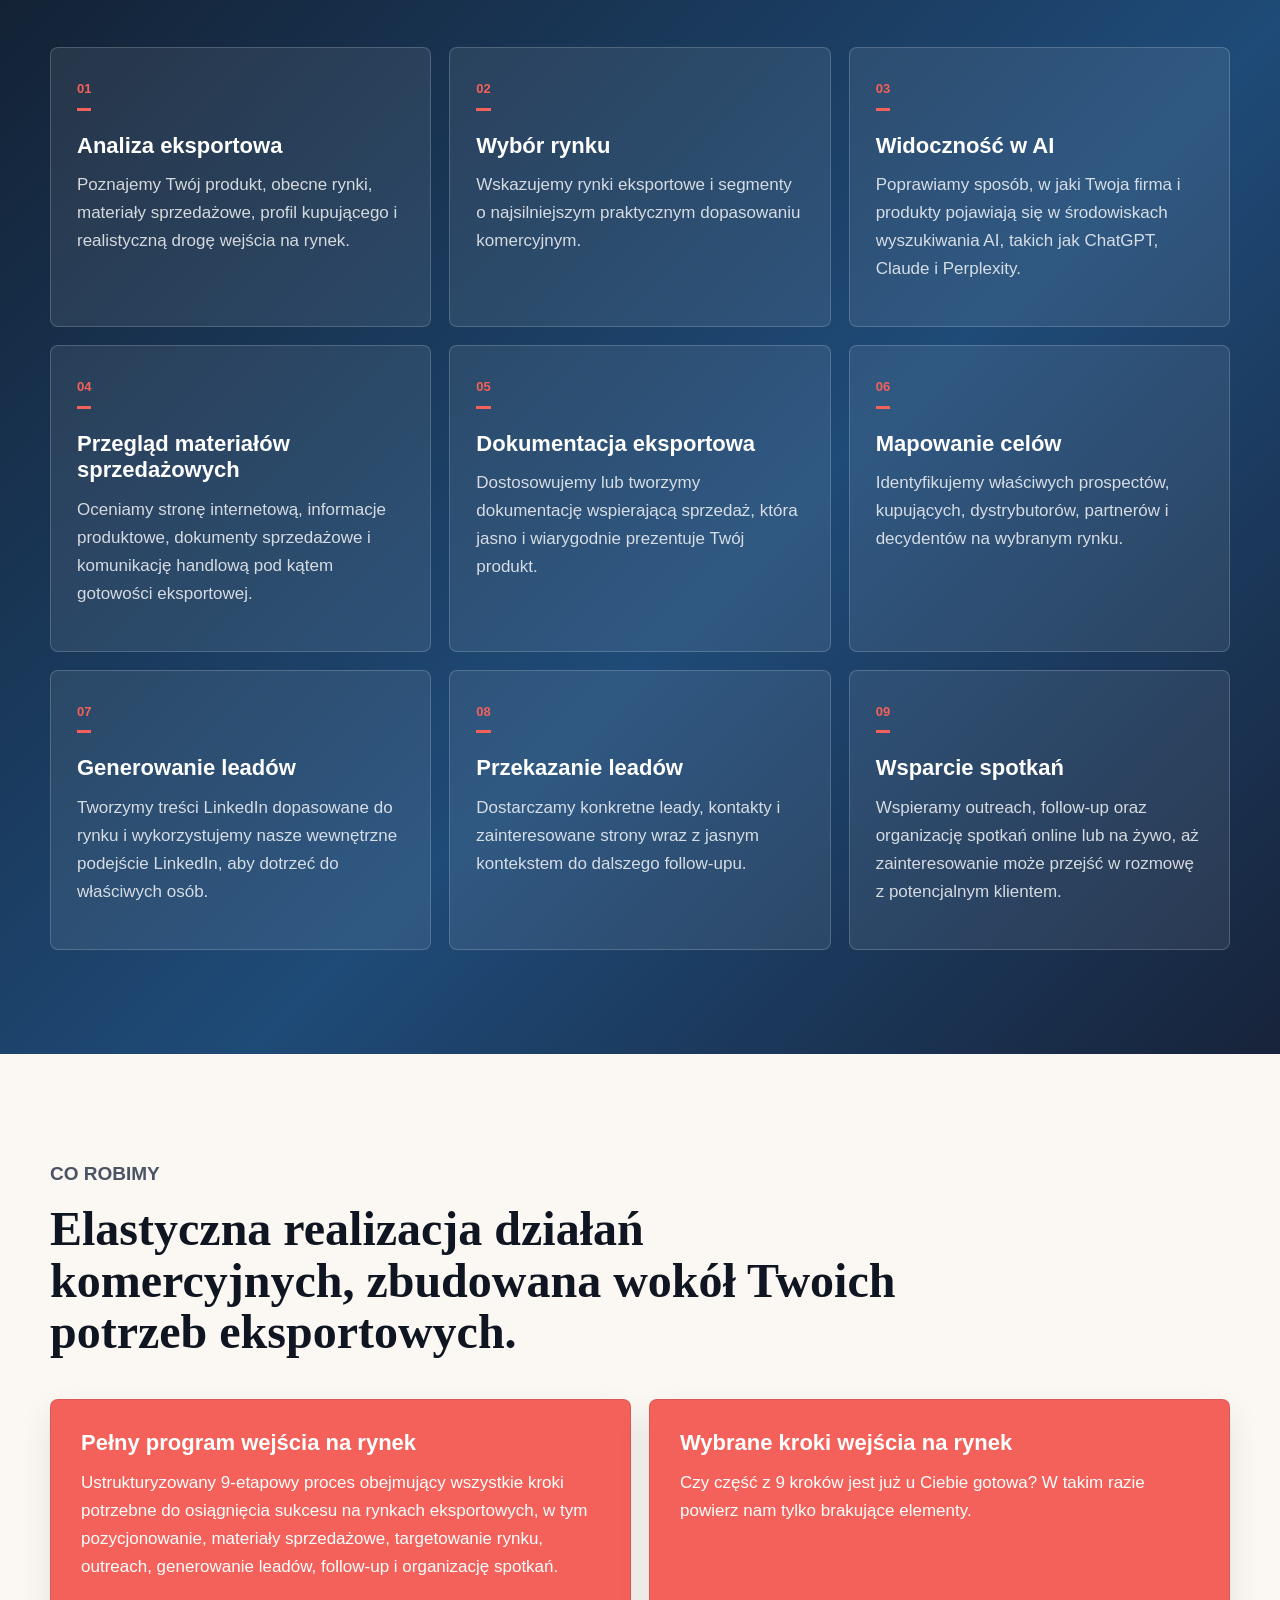
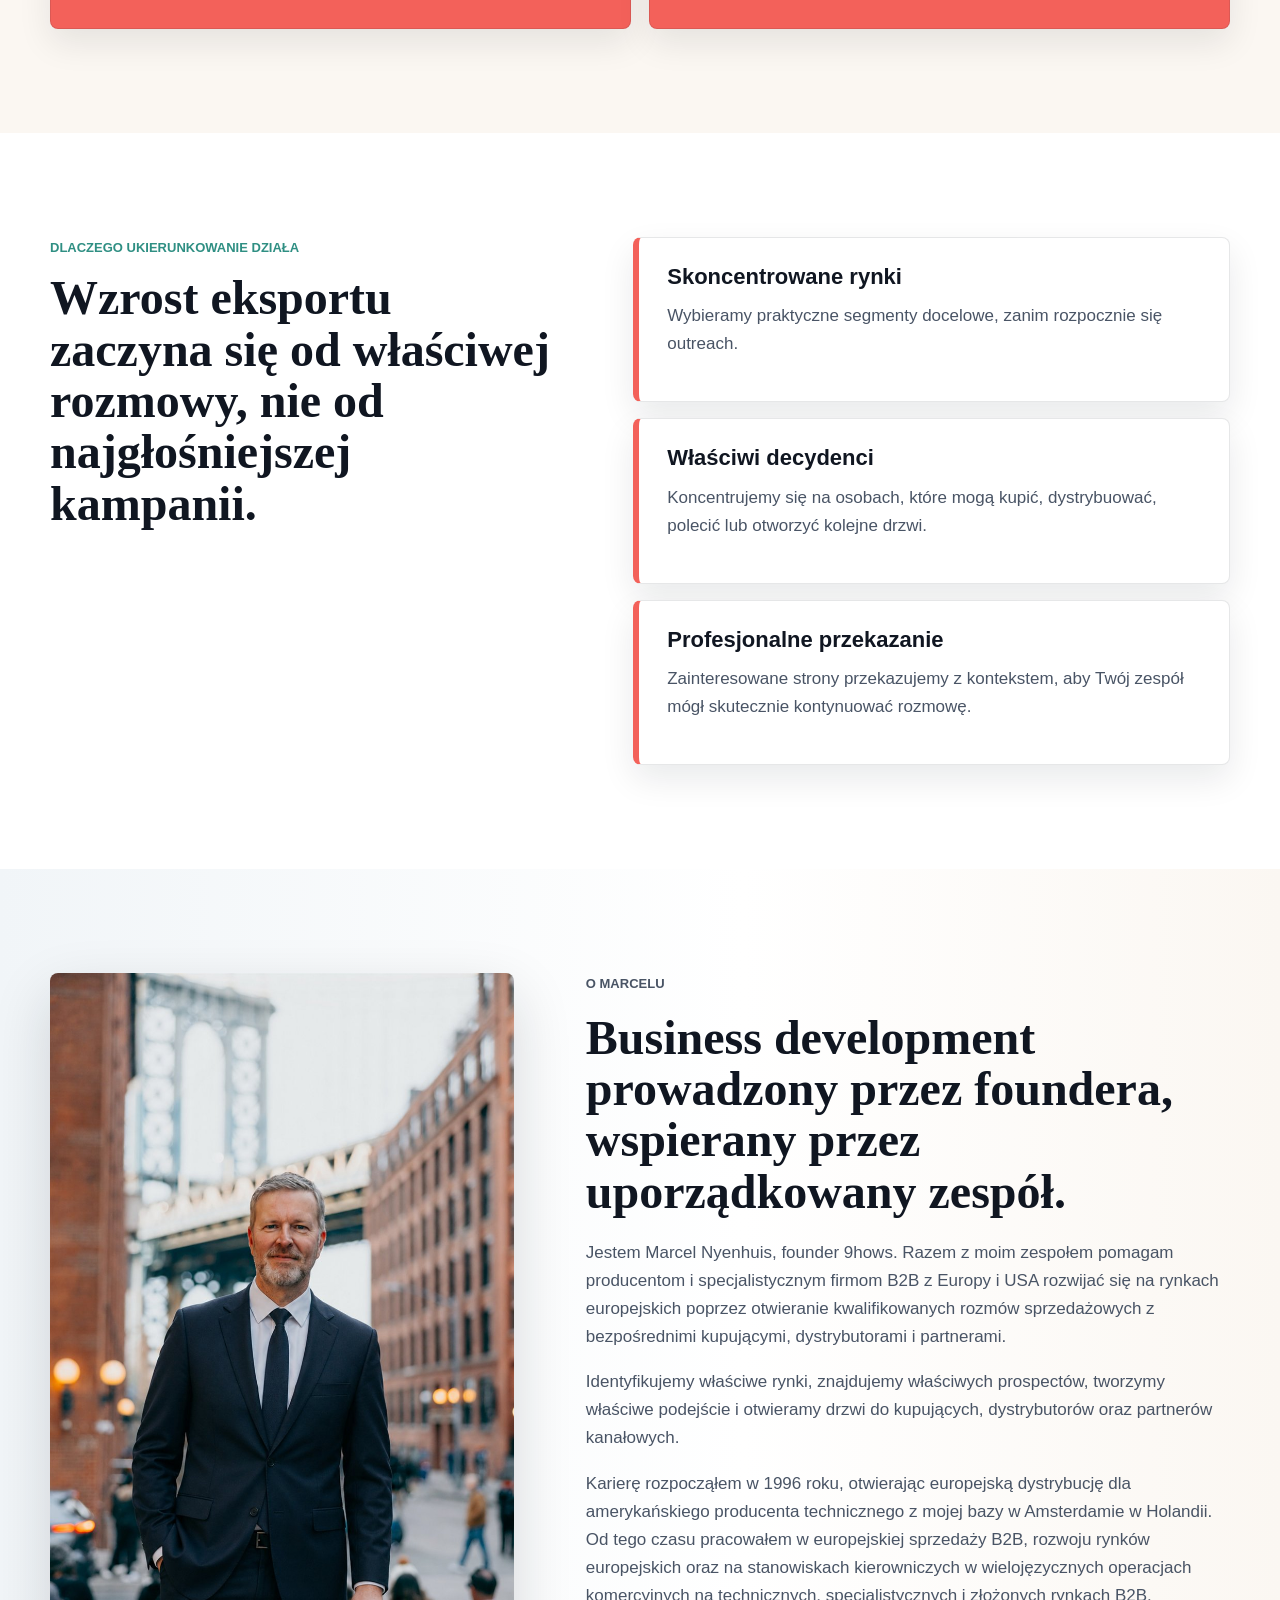
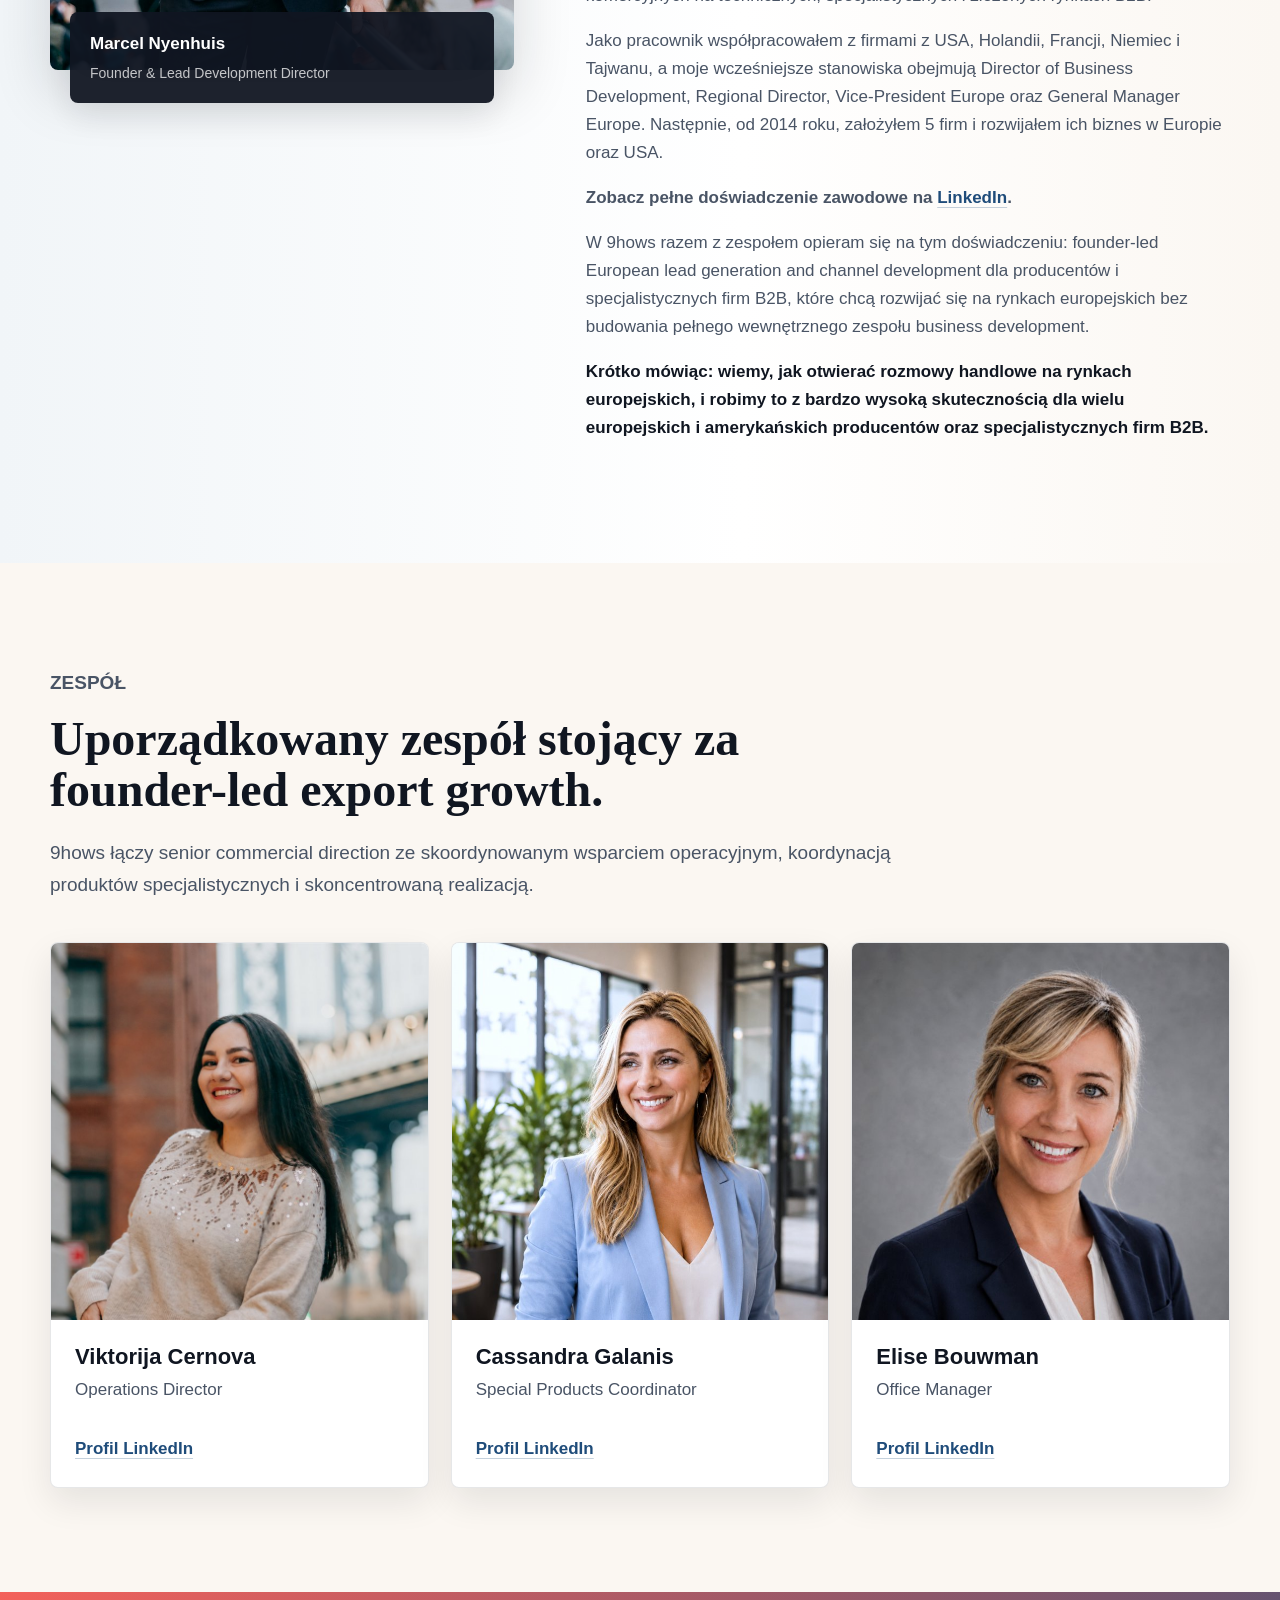
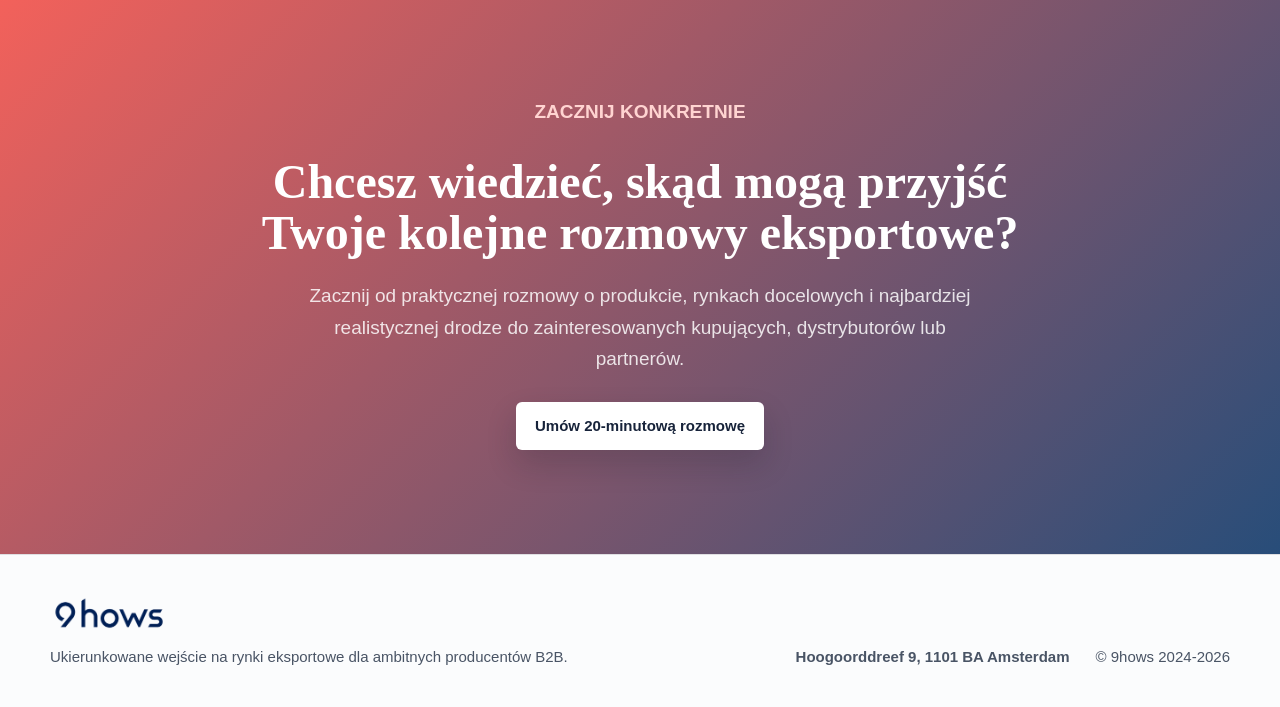
<file: pl/index.html>
<!doctype html>
<html lang="pl">
  <head>
    <meta charset="utf-8">
    <meta name="viewport" content="width=device-width, initial-scale=1">
    <title>9hows | Wejście na rynki eksportowe dla producentów B2B</title>
    <meta name="description" content="Ukierunkowane wejście na rynki eksportowe dla ambitnych producentów z Europy Środkowej i Wschodniej rozwijających sprzedaż w UE i USA.">
    <link rel="canonical" href="https://www.9hows.nl/pl/">
    <link rel="alternate" hreflang="en" href="https://www.9hows.nl/">
    <link rel="alternate" hreflang="pl" href="https://www.9hows.nl/pl/">
    <link rel="alternate" hreflang="x-default" href="https://www.9hows.nl/">
    <link rel="icon" type="image/png" href="../assets/favicon.png">
    <link rel="apple-touch-icon" href="../assets/favicon.png">
    <link rel="stylesheet" href="../styles.css">
    <script async src="https://www.googletagmanager.com/gtag/js?id=G-Q279GV0HK6"></script>
    <script>
      window.dataLayer = window.dataLayer || [];
      function gtag(){dataLayer.push(arguments);}
      gtag("js", new Date());
      gtag("config", "G-Q279GV0HK6");
    </script>
  </head>
  <body>
    <header class="site-header" id="top">
      <a class="brand" href="/pl/#top" aria-label="9hows strona główna">
        <img src="../assets/logo-9hows.png" alt="9hows">
      </a>
      <nav class="nav" aria-label="Główna nawigacja">
        <a class="nav-link" href="#markets">Rynki</a>
        <a class="nav-link" href="#method">9 Hows</a>
        <a class="nav-link" href="#services">Usługi</a>
        <a class="nav-link" href="#founder">Marcel</a>
        <a class="nav-link" href="#team">Zespół</a>
        <span class="language-switcher" aria-label="Wybór języka">
          <a href="/">EN</a>
          <a class="active" href="/pl/" aria-current="page">PL</a>
        </span>
      </nav>
      <a class="header-cta" href="mailto:hello@9hows.com?subject=Rozmowa%20o%20wejsciu%20na%20rynek%20eksportowy">Umów rozmowę</a>
    </header>

    <main>
      <section class="hero">
        <div class="hero-copy">
          <p class="eyebrow">Ukierunkowany wzrost eksportu</p>
          <h1>Otwieramy nowe rynki w UE.</h1>
          <p class="lead">
            9hows tworzy możliwości sprzedażowe dla ambitnych producentów z Europy Środkowej i Wschodniej, znajdując właściwych kupujących, dystrybutorów, partnerów i decydentów na nowych rynkach eksportowych.
          </p>
          <div class="actions">
            <a class="button primary" href="mailto:hello@9hows.com?subject=Analiza%20mozliwosci%20eksportowych">Poproś o analizę możliwości</a>
          </div>
        </div>

        <div class="hero-board" aria-label="9hows koncentracja eksportowa">
          <div class="board-logo">
            <img src="../assets/logo-9hows.png" alt="9hows">
          </div>
          <p class="board-intro">W naszym podejściu do otwierania rynków wykorzystujemy 9 filarów. To właśnie 9 hows.</p>
          <a class="button primary board-button" href="#method">Zobacz 9 Hows</a>
        </div>
      </section>

      <section class="proof-strip" aria-label="Główne wyróżniki 9hows">
        <span>
          <strong>Podejście hands-on</strong>
          <small>Nie tylko doradzamy... działamy</small>
        </span>
        <span>
          <strong>Bez dodatkowego marketingu</strong>
          <small>Sprzedajemy, nie jesteśmy marketerami</small>
        </span>
        <span>
          <strong>Dostęp do kupujących</strong>
          <small>Dostarczamy zainteresowanych kupujących</small>
        </span>
        <span>
          <strong>Doświadczona ekspertyza</strong>
          <small>Marcel jest Twoim specjalistą</small>
        </span>
      </section>

      <section class="section split" id="markets">
        <div class="section-kicker">
          <p class="eyebrow">Komu pomagamy</p>
          <h2>Dla producentów gotowych sprzedawać poza swoim rynkiem krajowym.</h2>
        </div>
        <div class="text-stack">
          <p>
            Naszymi klientami są ambitni producenci z Europy Środkowej i Wschodniej, którzy chcą eksportować swoje produkty do innych krajów UE lub do USA.
          </p>
          <p>
            Pomagamy im przejść od ambicji do konkretnych rozmów handlowych. Nie poprzez szerokie kampanie, ale przez identyfikację właściwych firm i osób, profesjonalne dotarcie do nich oraz przekładanie zainteresowania na konkretne kolejne kroki.
          </p>
          <p class="strong-line">
            Rezultat: ukierunkowana widoczność wśród kupujących, dystrybutorów, partnerów i innych istotnych decydentów na nowych rynkach eksportowych.
          </p>
        </div>
      </section>

      <section class="section dark-band" id="method">
        <div class="section-heading">
          <p class="eyebrow">Jak to działa</p>
          <h2>9 Hows: pełna ścieżka wejścia na rynek albo dokładnie te elementy, których potrzebujesz.</h2>
          <p>
            Możemy przejąć cały proces wejścia na rynek eksportowy, ale możemy też wesprzeć wybrane części systemu komercyjnego, w zależności od tego, co już jest gotowe.
          </p>
        </div>
        <div class="steps">
          <article class="step">
            <span>01</span>
            <h3>Analiza eksportowa</h3>
            <p>Poznajemy Twój produkt, obecne rynki, materiały sprzedażowe, profil kupującego i realistyczną drogę wejścia na rynek.</p>
          </article>
          <article class="step">
            <span>02</span>
            <h3>Wybór rynku</h3>
            <p>Wskazujemy rynki eksportowe i segmenty o najsilniejszym praktycznym dopasowaniu komercyjnym.</p>
          </article>
          <article class="step">
            <span>03</span>
            <h3>Widoczność w AI</h3>
            <p>Poprawiamy sposób, w jaki Twoja firma i produkty pojawiają się w środowiskach wyszukiwania AI, takich jak ChatGPT, Claude i Perplexity.</p>
          </article>
          <article class="step">
            <span>04</span>
            <h3>Przegląd materiałów sprzedażowych</h3>
            <p>Oceniamy stronę internetową, informacje produktowe, dokumenty sprzedażowe i komunikację handlową pod kątem gotowości eksportowej.</p>
          </article>
          <article class="step">
            <span>05</span>
            <h3>Dokumentacja eksportowa</h3>
            <p>Dostosowujemy lub tworzymy dokumentację wspierającą sprzedaż, która jasno i wiarygodnie prezentuje Twój produkt.</p>
          </article>
          <article class="step">
            <span>06</span>
            <h3>Mapowanie celów</h3>
            <p>Identyfikujemy właściwych prospectów, kupujących, dystrybutorów, partnerów i decydentów na wybranym rynku.</p>
          </article>
          <article class="step">
            <span>07</span>
            <h3>Generowanie leadów</h3>
            <p>Tworzymy treści LinkedIn dopasowane do rynku i wykorzystujemy nasze wewnętrzne podejście LinkedIn, aby dotrzeć do właściwych osób.</p>
          </article>
          <article class="step">
            <span>08</span>
            <h3>Przekazanie leadów</h3>
            <p>Dostarczamy konkretne leady, kontakty i zainteresowane strony wraz z jasnym kontekstem do dalszego follow-upu.</p>
          </article>
          <article class="step">
            <span>09</span>
            <h3>Wsparcie spotkań</h3>
            <p>Wspieramy outreach, follow-up oraz organizację spotkań online lub na żywo, aż zainteresowanie może przejść w rozmowę z potencjalnym klientem.</p>
          </article>
        </div>
      </section>

      <section class="section services-band" id="services">
        <div class="section-heading">
          <p class="eyebrow">Co robimy</p>
          <h2>Elastyczna realizacja działań komercyjnych, zbudowana wokół Twoich potrzeb eksportowych.</h2>
        </div>
        <div class="service-grid">
          <article class="service primary-service">
            <h3>Pełny program wejścia na rynek</h3>
            <p>
              Ustrukturyzowany 9-etapowy proces obejmujący wszystkie kroki potrzebne do osiągnięcia sukcesu na rynkach eksportowych, w tym pozycjonowanie, materiały sprzedażowe, targetowanie rynku, outreach, generowanie leadów, follow-up i organizację spotkań.
            </p>
          </article>
          <article class="service primary-service">
            <h3>Wybrane kroki wejścia na rynek</h3>
            <p>Czy część z 9 kroków jest już u Ciebie gotowa? W takim razie powierz nam tylko brakujące elementy.</p>
          </article>
        </div>
      </section>

      <section class="section split accent-panel">
        <div class="section-kicker">
          <p class="eyebrow">Dlaczego ukierunkowanie działa</p>
          <h2>Wzrost eksportu zaczyna się od właściwej rozmowy, nie od najgłośniejszej kampanii.</h2>
        </div>
        <div class="reason-list">
          <article>
            <h3>Skoncentrowane rynki</h3>
            <p>Wybieramy praktyczne segmenty docelowe, zanim rozpocznie się outreach.</p>
          </article>
          <article>
            <h3>Właściwi decydenci</h3>
            <p>Koncentrujemy się na osobach, które mogą kupić, dystrybuować, polecić lub otworzyć kolejne drzwi.</p>
          </article>
          <article>
            <h3>Profesjonalne przekazanie</h3>
            <p>Zainteresowane strony przekazujemy z kontekstem, aby Twój zespół mógł skutecznie kontynuować rozmowę.</p>
          </article>
        </div>
      </section>

      <section class="section founder-section" id="founder">
        <div class="founder-photo">
          <img src="../assets/founder-marcel.jpg" alt="Marcel Nyenhuis, założyciel 9hows">
          <div class="caption">
            <strong>Marcel Nyenhuis</strong>
            <span>Founder & Lead Development Director</span>
          </div>
        </div>
        <div class="founder-copy">
          <p class="eyebrow">O Marcelu</p>
          <h2>Business development prowadzony przez foundera, wspierany przez uporządkowany zespół.</h2>
          <p>
            Jestem Marcel Nyenhuis, founder 9hows. Razem z moim zespołem pomagam producentom i specjalistycznym firmom B2B z Europy i USA rozwijać się na rynkach europejskich poprzez otwieranie kwalifikowanych rozmów sprzedażowych z bezpośrednimi kupującymi, dystrybutorami i partnerami.
          </p>
          <p>
            Identyfikujemy właściwe rynki, znajdujemy właściwych prospectów, tworzymy właściwe podejście i otwieramy drzwi do kupujących, dystrybutorów oraz partnerów kanałowych.
          </p>
          <p>
            Karierę rozpocząłem w 1996 roku, otwierając europejską dystrybucję dla amerykańskiego producenta technicznego z mojej bazy w Amsterdamie w Holandii. Od tego czasu pracowałem w europejskiej sprzedaży B2B, rozwoju rynków europejskich oraz na stanowiskach kierowniczych w wielojęzycznych operacjach komercyjnych na technicznych, specjalistycznych i złożonych rynkach B2B.
          </p>
          <p>
            Jako pracownik współpracowałem z firmami z USA, Holandii, Francji, Niemiec i Tajwanu, a moje wcześniejsze stanowiska obejmują Director of Business Development, Regional Director, Vice-President Europe oraz General Manager Europe. Następnie, od 2014 roku, założyłem 5 firm i rozwijałem ich biznes w Europie oraz USA.
          </p>
          <p>
            <strong>Zobacz pełne doświadczenie zawodowe na <a href="https://www.linkedin.com/in/marcel-nyenhuis-rwa" target="_blank" rel="noreferrer">LinkedIn</a>.</strong>
          </p>
          <p>
            W 9hows razem z zespołem opieram się na tym doświadczeniu: founder-led European lead generation and channel development dla producentów i specjalistycznych firm B2B, które chcą rozwijać się na rynkach europejskich bez budowania pełnego wewnętrznego zespołu business development.
          </p>
          <p class="strong-line">
            Krótko mówiąc: wiemy, jak otwierać rozmowy handlowe na rynkach europejskich, i robimy to z bardzo wysoką skutecznością dla wielu europejskich i amerykańskich producentów oraz specjalistycznych firm B2B.
          </p>
        </div>
      </section>

      <section class="section team-section" id="team">
        <div class="section-heading">
          <p class="eyebrow">Zespół</p>
          <h2>Uporządkowany zespół stojący za founder-led export growth.</h2>
          <p>
            9hows łączy senior commercial direction ze skoordynowanym wsparciem operacyjnym, koordynacją produktów specjalistycznych i skoncentrowaną realizacją.
          </p>
        </div>
        <div class="team-grid">
          <article class="team-card">
            <img src="../assets/team-viktorija.jpg" alt="Viktorija Cernova">
            <div>
              <h3>Viktorija Cernova</h3>
              <p>Operations Director</p>
              <a href="https://www.linkedin.com/in/viktorija-cernova-005199187/" target="_blank" rel="noreferrer">Profil LinkedIn</a>
            </div>
          </article>
          <article class="team-card">
            <img src="../assets/team-cassandra.jpg" alt="Cassandra Galanis">
            <div>
              <h3>Cassandra Galanis</h3>
              <p>Special Products Coordinator</p>
              <a href="https://www.linkedin.com/in/cassandra-galanis-ams/" target="_blank" rel="noreferrer">Profil LinkedIn</a>
            </div>
          </article>
          <article class="team-card">
            <img src="../assets/team-elise.jpg" alt="Elise Bouwman">
            <div>
              <h3>Elise Bouwman</h3>
              <p>Office Manager</p>
              <a href="https://www.linkedin.com/in/elise-bouwman-566041217/" target="_blank" rel="noreferrer">Profil LinkedIn</a>
            </div>
          </article>
        </div>
      </section>

      <section class="section final-cta" id="contact">
        <p class="eyebrow">Zacznij konkretnie</p>
        <h2>Chcesz wiedzieć, skąd mogą przyjść Twoje kolejne rozmowy eksportowe?</h2>
        <p>
          Zacznij od praktycznej rozmowy o produkcie, rynkach docelowych i najbardziej realistycznej drodze do zainteresowanych kupujących, dystrybutorów lub partnerów.
        </p>
        <a class="button primary" href="mailto:hello@9hows.com?subject=20-minutowa%20rozmowa%20eksportowa">Umów 20-minutową rozmowę</a>
      </section>
    </main>

    <footer class="footer">
      <div>
        <img src="../assets/logo-9hows.png" alt="9hows">
        <p>Ukierunkowane wejście na rynki eksportowe dla ambitnych producentów B2B.</p>
      </div>
      <address>Hoogoorddreef 9, 1101 BA Amsterdam</address>
      <p>&copy; 9hows 2024-2026</p>
    </footer>
  </body>
</html>
</file>
<file: styles.css>
:root {
  --ink: #101621;
  --night: #17233a;
  --blue: #1f4c7a;
  --coral: #f3615a;
  --coral-dark: #d94c45;
  --mint: #2f8f83;
  --gold: #c79940;
  --paper: #ffffff;
  --warm: #fbf7f2;
  --mist: #f1f5f8;
  --line: rgba(16, 22, 33, 0.12);
  --text: #495465;
  --max: 1180px;
  --shadow: 0 22px 58px rgba(16, 22, 33, 0.16);
  --shadow-soft: 0 14px 34px rgba(16, 22, 33, 0.09);
}

* {
  box-sizing: border-box;
}

html {
  scroll-behavior: smooth;
}

body {
  margin: 0;
  color: var(--ink);
  background: var(--paper);
  font-family: Inter, "Segoe UI", Arial, sans-serif;
  font-size: 17px;
  line-height: 1.65;
  text-rendering: optimizeLegibility;
}

img {
  max-width: 100%;
}

a {
  color: inherit;
}

.site-header {
  position: sticky;
  top: 0;
  z-index: 30;
  display: flex;
  align-items: center;
  justify-content: space-between;
  gap: 24px;
  padding: 14px max(24px, calc((100vw - var(--max)) / 2));
  border-bottom: 1px solid rgba(16, 22, 33, 0.08);
  background: rgba(255, 255, 255, 0.95);
  backdrop-filter: blur(14px);
}

.brand img {
  display: block;
  width: 124px;
  height: auto;
}

.nav {
  display: flex;
  align-items: center;
  gap: 26px;
  color: #4c5868;
  font-size: 14px;
  font-weight: 800;
}

.language-switcher {
  display: inline-flex;
  align-items: center;
  gap: 3px;
  padding: 3px;
  border: 1px solid var(--line);
  border-radius: 6px;
  background: rgba(255, 255, 255, 0.76);
}

.language-switcher a {
  display: inline-grid;
  min-width: 34px;
  min-height: 30px;
  place-items: center;
  border-radius: 4px;
  color: var(--night);
  font-size: 12px;
  font-weight: 900;
}

.language-switcher a.active {
  color: var(--paper);
  background: var(--coral);
}

.nav a,
.button,
.header-cta,
.team-card a {
  text-decoration: none;
}

.nav a:hover,
.team-card a:hover,
.founder-copy a:hover {
  color: var(--coral-dark);
}

.header-cta,
.button {
  display: inline-flex;
  min-height: 48px;
  align-items: center;
  justify-content: center;
  padding: 12px 19px;
  border-radius: 6px;
  font-size: 15px;
  font-weight: 900;
  line-height: 1.2;
  transition: transform 160ms ease, box-shadow 160ms ease, background 160ms ease;
}

.header-cta,
.button.primary {
  color: var(--paper);
  background: var(--coral);
  box-shadow: 0 12px 26px rgba(243, 97, 90, 0.26);
}

.button.secondary {
  color: var(--paper);
  border: 1px solid rgba(255, 255, 255, 0.32);
  background: rgba(255, 255, 255, 0.1);
}

.header-cta:hover,
.button:hover {
  transform: translateY(-1px);
}

.hero {
  display: grid;
  grid-template-columns: minmax(0, 1.08fr) minmax(360px, 0.82fr);
  gap: 42px;
  align-items: center;
  padding: 42px max(24px, calc((100vw - var(--max)) / 2)) 44px;
  color: var(--paper);
  background:
    linear-gradient(90deg, rgba(23, 35, 58, 0.96) 0%, rgba(31, 76, 122, 0.95) 58%, rgba(16, 22, 33, 0.98) 100%),
    var(--night);
  overflow: hidden;
  position: relative;
}

.hero::before {
  position: absolute;
  inset: 0;
  background:
    linear-gradient(90deg, rgba(255, 255, 255, 0.08) 1px, transparent 1px),
    linear-gradient(rgba(255, 255, 255, 0.055) 1px, transparent 1px);
  background-size: 76px 76px;
  content: "";
  opacity: 0.48;
}

.hero::after {
  position: absolute;
  right: -140px;
  bottom: 34px;
  width: 520px;
  height: 260px;
  border: 36px solid rgba(243, 97, 90, 0.25);
  border-radius: 8px;
  content: "";
  transform: rotate(-8deg);
}

.hero-copy,
.hero-board {
  position: relative;
  z-index: 1;
}

.eyebrow {
  margin: 0 0 14px;
  color: var(--mint);
  font-size: 13px;
  font-weight: 900;
  letter-spacing: 0;
  text-transform: uppercase;
}

.hero .eyebrow,
.dark-band .eyebrow,
.final-cta .eyebrow {
  color: #ffd4d1;
}

h1,
h2,
h3,
p {
  margin-top: 0;
}

h1,
h2 {
  font-family: Georgia, "Times New Roman", serif;
  font-weight: 700;
  letter-spacing: 0;
}

h1 {
  max-width: 880px;
  margin-bottom: 20px;
  color: var(--paper);
  font-size: 54px;
  line-height: 1.02;
}

h2 {
  margin-bottom: 22px;
  color: var(--ink);
  font-size: 48px;
  line-height: 1.07;
}

h3 {
  color: var(--ink);
  font-size: 22px;
  line-height: 1.2;
}

.lead {
  max-width: 780px;
  margin-bottom: 0;
  color: rgba(255, 255, 255, 0.83);
  font-size: 19px;
  line-height: 1.62;
}

.actions {
  display: flex;
  flex-wrap: wrap;
  gap: 14px;
  margin-top: 28px;
}

.hero-board {
  padding: 24px;
  border: 1px solid rgba(255, 255, 255, 0.24);
  border-radius: 8px;
  background: rgba(255, 255, 255, 0.1);
  box-shadow: var(--shadow);
  backdrop-filter: blur(10px);
}

.board-logo {
  padding: 15px;
  border-radius: 8px;
  background: rgba(255, 255, 255, 0.96);
}

.board-logo img {
  display: block;
  width: 100%;
  max-width: 300px;
  margin: 0 auto;
}

.board-intro {
  margin: 22px 0 20px;
  color: rgba(255, 255, 255, 0.82);
  font-size: 19px;
  font-weight: 800;
  line-height: 1.55;
}

.board-button {
  width: 100%;
  margin-top: 4px;
}

.proof-strip {
  display: grid;
  grid-template-columns: repeat(4, 1fr);
  border-top: 1px solid rgba(255, 255, 255, 0.1);
  border-bottom: 1px solid var(--line);
  background: var(--paper);
}

.proof-strip span {
  min-height: 104px;
  display: flex;
  flex-direction: column;
  align-items: center;
  justify-content: center;
  gap: 5px;
  padding: 18px 16px;
  border-right: 1px solid var(--line);
  color: var(--night);
  text-align: center;
}

.proof-strip strong {
  display: block;
  font-size: 15px;
  font-weight: 900;
  line-height: 1.25;
}

.proof-strip small {
  display: block;
  color: var(--text);
  font-size: 13px;
  font-weight: 800;
  line-height: 1.28;
}

.proof-strip span:last-child {
  border-right: 0;
}

.section {
  padding: 104px max(24px, calc((100vw - var(--max)) / 2));
}

.split {
  display: grid;
  grid-template-columns: minmax(0, 0.86fr) minmax(360px, 1fr);
  gap: 70px;
  align-items: start;
}

.section-kicker {
  max-width: 520px;
}

.text-stack {
  display: grid;
  gap: 18px;
}

.text-stack p,
.section-heading p,
.founder-copy p,
.service p,
.step p,
.reason-list p,
.team-card p,
.final-cta p,
.footer p,
.footer address {
  color: var(--text);
}

.text-stack p,
.section-heading p {
  font-size: 19px;
}

.strong-line {
  color: var(--ink) !important;
  font-weight: 900;
}

.dark-band {
  color: var(--paper);
  background:
    linear-gradient(135deg, rgba(16, 22, 33, 0.98), rgba(31, 76, 122, 0.97) 62%, rgba(23, 35, 58, 1)),
    var(--night);
}

.dark-band h2,
.dark-band .section-heading p {
  color: var(--paper);
}

.section-heading {
  max-width: 870px;
  margin-bottom: 42px;
}

.steps {
  display: grid;
  grid-template-columns: repeat(3, minmax(0, 1fr));
  gap: 18px;
}

.step,
.service,
.reason-list article,
.team-card {
  border: 1px solid rgba(16, 22, 33, 0.1);
  border-radius: 8px;
  background: var(--paper);
  box-shadow: var(--shadow-soft);
}

.step {
  min-height: 244px;
  padding: 26px;
}

.dark-band .step {
  border-color: rgba(255, 255, 255, 0.18);
  background: rgba(255, 255, 255, 0.08);
  box-shadow: none;
}

.step span {
  display: inline-block;
  margin-bottom: 22px;
  padding-bottom: 8px;
  border-bottom: 3px solid var(--coral);
  color: var(--coral);
  font-size: 13px;
  font-weight: 900;
}

.dark-band .step h3,
.dark-band .step p {
  color: var(--paper);
}

.dark-band .step p {
  opacity: 0.8;
}

.step-link {
  display: block;
  color: inherit;
  text-decoration: none;
  transition: border-color 160ms ease, background 160ms ease, transform 160ms ease;
}

.dark-band .step-link:hover {
  border-color: rgba(243, 97, 90, 0.85);
  background: rgba(255, 255, 255, 0.13);
  transform: translateY(-2px);
}

.services-band,
.team-section {
  background: var(--warm);
}

.service-grid {
  display: grid;
  grid-template-columns: repeat(2, minmax(0, 1fr));
  gap: 18px;
  align-items: stretch;
}

.service {
  padding: 30px;
}

.primary-service {
  color: var(--paper);
  background: var(--coral);
}

.primary-service h3,
.primary-service p {
  color: var(--paper);
}

.accent-panel {
  background: var(--paper);
}

.reason-list {
  display: grid;
  grid-template-columns: 1fr;
  gap: 16px;
}

.reason-list article {
  padding: 26px 28px;
  border-left: 6px solid var(--coral);
}

.reason-list h3,
.service h3,
.step h3 {
  margin-bottom: 12px;
}

.founder-section {
  display: grid;
  grid-template-columns: minmax(310px, 0.72fr) minmax(0, 1fr);
  gap: 72px;
  align-items: start;
  background:
    linear-gradient(90deg, var(--mist), var(--paper) 58%, var(--warm));
}

.founder-photo {
  position: sticky;
  top: 110px;
}

.founder-photo img {
  display: block;
  width: 100%;
  max-height: 820px;
  object-fit: cover;
  object-position: center top;
  border-radius: 8px;
  box-shadow: var(--shadow);
}

.caption {
  position: relative;
  margin: -58px 20px 0;
  padding: 18px 20px;
  border-radius: 8px;
  background: rgba(16, 22, 33, 0.94);
  color: var(--paper);
  box-shadow: var(--shadow-soft);
}

.caption strong,
.caption span {
  display: block;
}

.caption span {
  margin-top: 4px;
  color: rgba(255, 255, 255, 0.74);
  font-size: 14px;
}

.founder-copy p {
  margin-bottom: 17px;
}

.founder-copy a,
.team-card a {
  color: var(--blue);
  font-weight: 900;
  text-decoration: underline;
  text-decoration-color: rgba(31, 76, 122, 0.25);
  text-underline-offset: 4px;
}

.team-grid {
  display: grid;
  grid-template-columns: repeat(3, minmax(0, 1fr));
  gap: 22px;
}

.team-card {
  overflow: hidden;
}

.team-card img {
  display: block;
  width: 100%;
  aspect-ratio: 1 / 1;
  object-fit: cover;
  object-position: center top;
}

.team-card div {
  padding: 24px;
}

.team-card h3 {
  margin-bottom: 6px;
}

.team-card a {
  display: inline-flex;
  margin-top: 14px;
}

.final-cta {
  text-align: center;
  color: var(--paper);
  background:
    linear-gradient(135deg, rgba(243, 97, 90, 0.96), rgba(31, 76, 122, 0.96)),
    var(--coral);
}

.final-cta h2 {
  max-width: 840px;
  margin-left: auto;
  margin-right: auto;
  color: var(--paper);
}

.final-cta p {
  max-width: 700px;
  margin: 0 auto 28px;
  color: rgba(255, 255, 255, 0.84);
  font-size: 19px;
}

.final-cta .button.primary {
  color: var(--night);
  background: var(--paper);
  box-shadow: 0 14px 30px rgba(16, 22, 33, 0.18);
}

.footer {
  display: grid;
  grid-template-columns: minmax(0, 1fr) auto auto;
  gap: 26px;
  align-items: end;
  padding: 38px max(24px, calc((100vw - var(--max)) / 2));
  border-top: 1px solid var(--line);
  background: #fbfcfd;
}

.footer img {
  display: block;
  width: 118px;
  margin-bottom: 12px;
}

.footer p,
.footer address {
  margin-bottom: 0;
  font-size: 15px;
}

.footer address {
  font-style: normal;
  font-weight: 800;
}

/* AI-discoverable content page */
.content-hero {
  min-height: 620px;
  grid-template-columns: minmax(0, 1.08fr) minmax(340px, 0.72fr);
}

.content-hero h1 {
  max-width: 760px;
}

.content-output {
  position: relative;
  z-index: 1;
  overflow: hidden;
  padding: 30px;
  border: 1px solid rgba(255, 255, 255, 0.22);
  border-radius: 8px;
  background: rgba(255, 255, 255, 0.96);
  box-shadow: var(--shadow);
}

.content-output::before {
  position: absolute;
  top: 0;
  left: 0;
  width: 8px;
  height: 100%;
  background: var(--coral);
  content: "";
}

.output-label {
  margin-bottom: 18px;
  color: var(--blue);
  font-size: 13px;
  font-weight: 900;
  text-transform: uppercase;
}

.output-total {
  margin-bottom: 26px;
}

.output-total strong,
.output-total span {
  display: block;
}

.output-total strong {
  color: var(--night);
  font-family: Georgia, "Times New Roman", serif;
  font-size: 42px;
  line-height: 1.05;
}

.output-total span {
  margin-top: 5px;
  color: var(--text);
  font-weight: 800;
}

.output-row {
  display: grid;
  grid-template-columns: 62px 1fr;
  gap: 18px;
  align-items: center;
  padding: 16px 0;
  border-top: 1px solid var(--line);
}

.output-row strong {
  color: var(--coral);
  font-size: 34px;
  line-height: 1;
}

.output-row span {
  color: var(--night);
  font-weight: 900;
}

.output-note {
  margin: 18px 0 0;
  padding-top: 18px;
  border-top: 1px solid var(--line);
  color: var(--text);
  font-size: 14px;
  font-weight: 800;
}

.principles-section .section-heading {
  max-width: 800px;
}

.principle-grid {
  display: grid;
  grid-template-columns: repeat(5, minmax(0, 1fr));
  gap: 14px;
}

.principle {
  min-height: 290px;
  padding: 25px 22px;
  border: 1px solid rgba(255, 255, 255, 0.17);
  border-radius: 8px;
  background: rgba(255, 255, 255, 0.08);
}

.principle > span {
  display: inline-block;
  margin-bottom: 34px;
  padding-bottom: 8px;
  border-bottom: 3px solid var(--coral);
  color: var(--coral);
  font-size: 13px;
  font-weight: 900;
}

.principle h3,
.principle p {
  color: var(--paper);
}

.principle h3 {
  min-height: 52px;
  margin-bottom: 13px;
  font-size: 20px;
}

.principle p {
  margin-bottom: 0;
  opacity: 0.8;
  font-size: 15px;
  line-height: 1.55;
}

.input-output-section {
  background: var(--warm);
}

.input-output-grid {
  display: grid;
  grid-template-columns: repeat(2, minmax(0, 1fr));
  gap: 18px;
}

.io-panel {
  min-height: 370px;
  padding: 36px;
  border-radius: 8px;
}

.input-panel {
  border: 1px solid var(--line);
  background: var(--paper);
  box-shadow: var(--shadow-soft);
}

.output-panel {
  color: var(--paper);
  background: var(--coral);
  box-shadow: 0 16px 36px rgba(243, 97, 90, 0.22);
}

.panel-number {
  margin-bottom: 42px;
  color: var(--blue);
  font-size: 13px;
  font-weight: 900;
}

.output-panel .panel-number {
  color: rgba(255, 255, 255, 0.75);
}

.io-panel h3 {
  margin-bottom: 18px;
  font-family: Georgia, "Times New Roman", serif;
  font-size: 32px;
}

.output-panel h3,
.output-panel p {
  color: var(--paper);
}

.io-panel > p:not(.panel-number):not(.panel-emphasis) {
  color: var(--text);
  font-size: 18px;
}

.output-panel > p:not(.panel-number) {
  color: rgba(255, 255, 255, 0.86);
}

.panel-emphasis {
  margin-top: 28px;
  color: var(--coral);
  font-size: 24px;
  font-weight: 900;
}

.check-list {
  display: grid;
  gap: 10px;
  margin: 24px 0 0;
  padding: 0;
  list-style: none;
}

.check-list li {
  position: relative;
  padding-left: 28px;
  font-weight: 800;
}

.check-list li::before {
  position: absolute;
  top: 1px;
  left: 0;
  color: var(--paper);
  content: "\2713";
  font-weight: 900;
}

.deliverables-section {
  display: grid;
  grid-template-columns: minmax(0, 0.82fr) minmax(420px, 1fr);
  gap: 72px;
  align-items: center;
}

.deliverables-copy > p:not(.eyebrow) {
  color: var(--text);
  font-size: 18px;
}

.deliverables-list {
  display: grid;
  gap: 16px;
}

.deliverables-list article {
  display: grid;
  grid-template-columns: 110px 1fr;
  gap: 24px;
  align-items: center;
  padding: 28px;
  border: 1px solid var(--line);
  border-radius: 8px;
  background: var(--mist);
}

.deliverables-list article > strong {
  color: var(--coral);
  font-family: Georgia, "Times New Roman", serif;
  font-size: 62px;
  line-height: 1;
  text-align: center;
}

.deliverables-list h3 {
  margin-bottom: 6px;
}

.deliverables-list p {
  margin-bottom: 0;
  color: var(--text);
}

.multilingual-section {
  color: var(--paper);
  background: var(--blue);
}

.multilingual-section h2,
.multilingual-section p {
  color: var(--paper);
}

.multilingual-section .eyebrow {
  color: #ffd4d1;
}

.multilingual-section .text-stack p {
  color: rgba(255, 255, 255, 0.82);
}

.multilingual-section .strong-line {
  color: var(--paper) !important;
}

.working-model {
  background: var(--warm);
}

.model-grid {
  display: grid;
  grid-template-columns: repeat(2, minmax(0, 1fr));
  gap: 18px;
}

.pricing-grid {
  grid-template-columns: repeat(3, minmax(0, 1fr));
}

.model-grid article {
  padding: 32px;
  border: 1px solid var(--line);
  border-radius: 8px;
  background: var(--paper);
  box-shadow: var(--shadow-soft);
}

.model-grid span {
  display: inline-block;
  margin-bottom: 28px;
  color: var(--coral-dark);
  font-size: 12px;
  font-weight: 900;
  text-transform: uppercase;
}

.model-grid h3 {
  margin-bottom: 12px;
  font-family: Georgia, "Times New Roman", serif;
  font-size: 32px;
}

.model-grid p,
.fee-note {
  color: var(--text);
}

.pricing-grid .featured-price {
  color: var(--paper);
  border-color: var(--coral);
  background: var(--coral);
  box-shadow: 0 16px 36px rgba(243, 97, 90, 0.22);
}

.pricing-grid .featured-price span,
.pricing-grid .featured-price h3,
.pricing-grid .featured-price p {
  color: var(--paper);
}

.pricing-grid h3 {
  font-size: 38px;
}

.fee-note {
  margin: 26px 0 0;
  font-weight: 800;
  text-align: center;
}

.origin-section {
  display: grid;
  grid-template-columns: 280px minmax(0, 760px);
  gap: 70px;
  justify-content: center;
  align-items: center;
}

.origin-mark {
  display: grid;
  width: 250px;
  height: 250px;
  place-items: center;
  border: 20px solid var(--mist);
  border-radius: 50%;
  color: var(--coral);
  font-family: Georgia, "Times New Roman", serif;
  font-size: 116px;
  font-weight: 700;
  line-height: 1;
}

.origin-copy > p:not(.eyebrow) {
  color: var(--text);
  font-size: 18px;
}

@media (max-width: 1020px) {
  h1 {
    font-size: 52px;
  }

  h2 {
    font-size: 40px;
  }

  .nav {
    gap: 0;
  }

  .nav-link {
    display: none;
  }

  .hero,
  .split,
  .founder-section {
    grid-template-columns: 1fr;
  }

  .hero {
    min-height: 0;
    padding-top: 58px;
    padding-bottom: 58px;
  }

  .founder-photo {
    position: static;
    max-width: 620px;
  }

  .steps,
  .service-grid,
  .team-grid,
  .principle-grid,
  .pricing-grid {
    grid-template-columns: repeat(2, minmax(0, 1fr));
  }

  .content-hero,
  .deliverables-section {
    grid-template-columns: 1fr;
  }

  .content-output {
    max-width: 620px;
  }

  .origin-section {
    grid-template-columns: 210px minmax(0, 1fr);
    gap: 44px;
  }

  .origin-mark {
    width: 190px;
    height: 190px;
    font-size: 90px;
  }
}

@media (max-width: 720px) {
  body {
    font-size: 16px;
  }

  .site-header {
    gap: 12px;
    padding: 12px 18px;
  }

  .brand img {
    width: 98px;
  }

  .header-cta {
    min-height: 42px;
    padding: 10px 12px;
    font-size: 13px;
  }

  .hero,
  .section {
    padding-left: 20px;
    padding-right: 20px;
  }

  .hero {
    gap: 28px;
    padding-top: 46px;
    padding-bottom: 42px;
  }

  .hero::after {
    display: none;
  }

  h1 {
    font-size: 37px;
  }

  h2 {
    font-size: 33px;
  }

  .lead,
  .text-stack p,
  .section-heading p,
  .final-cta p {
    font-size: 17px;
  }

  .hero-board {
    display: none;
  }

  .actions,
  .button {
    width: 100%;
  }

  .hero-board,
  .service,
  .step,
  .reason-list article {
    padding: 22px;
  }

  .market-list,
  .route-strip,
  .proof-strip,
  .steps,
  .service-grid,
  .team-grid,
  .principle-grid,
  .input-output-grid,
  .model-grid,
  .pricing-grid,
  .origin-section {
    grid-template-columns: 1fr;
  }

  .proof-strip span {
    min-height: 76px;
    border-right: 0;
    border-bottom: 1px solid var(--line);
  }

  .footer {
    grid-template-columns: 1fr;
    align-items: start;
  }

  .content-hero {
    min-height: 0;
  }

  .content-output {
    padding: 24px;
  }

  .principle {
    min-height: 0;
  }

  .principle h3 {
    min-height: 0;
  }

  .io-panel {
    min-height: 0;
    padding: 28px 24px;
  }

  .deliverables-section {
    gap: 42px;
  }

  .deliverables-list article {
    grid-template-columns: 70px 1fr;
    gap: 18px;
    padding: 22px 18px;
  }

  .deliverables-list article > strong {
    font-size: 48px;
  }

  .origin-section {
    gap: 36px;
  }

  .origin-mark {
    width: 150px;
    height: 150px;
    border-width: 14px;
    font-size: 72px;
  }
}
</file>
